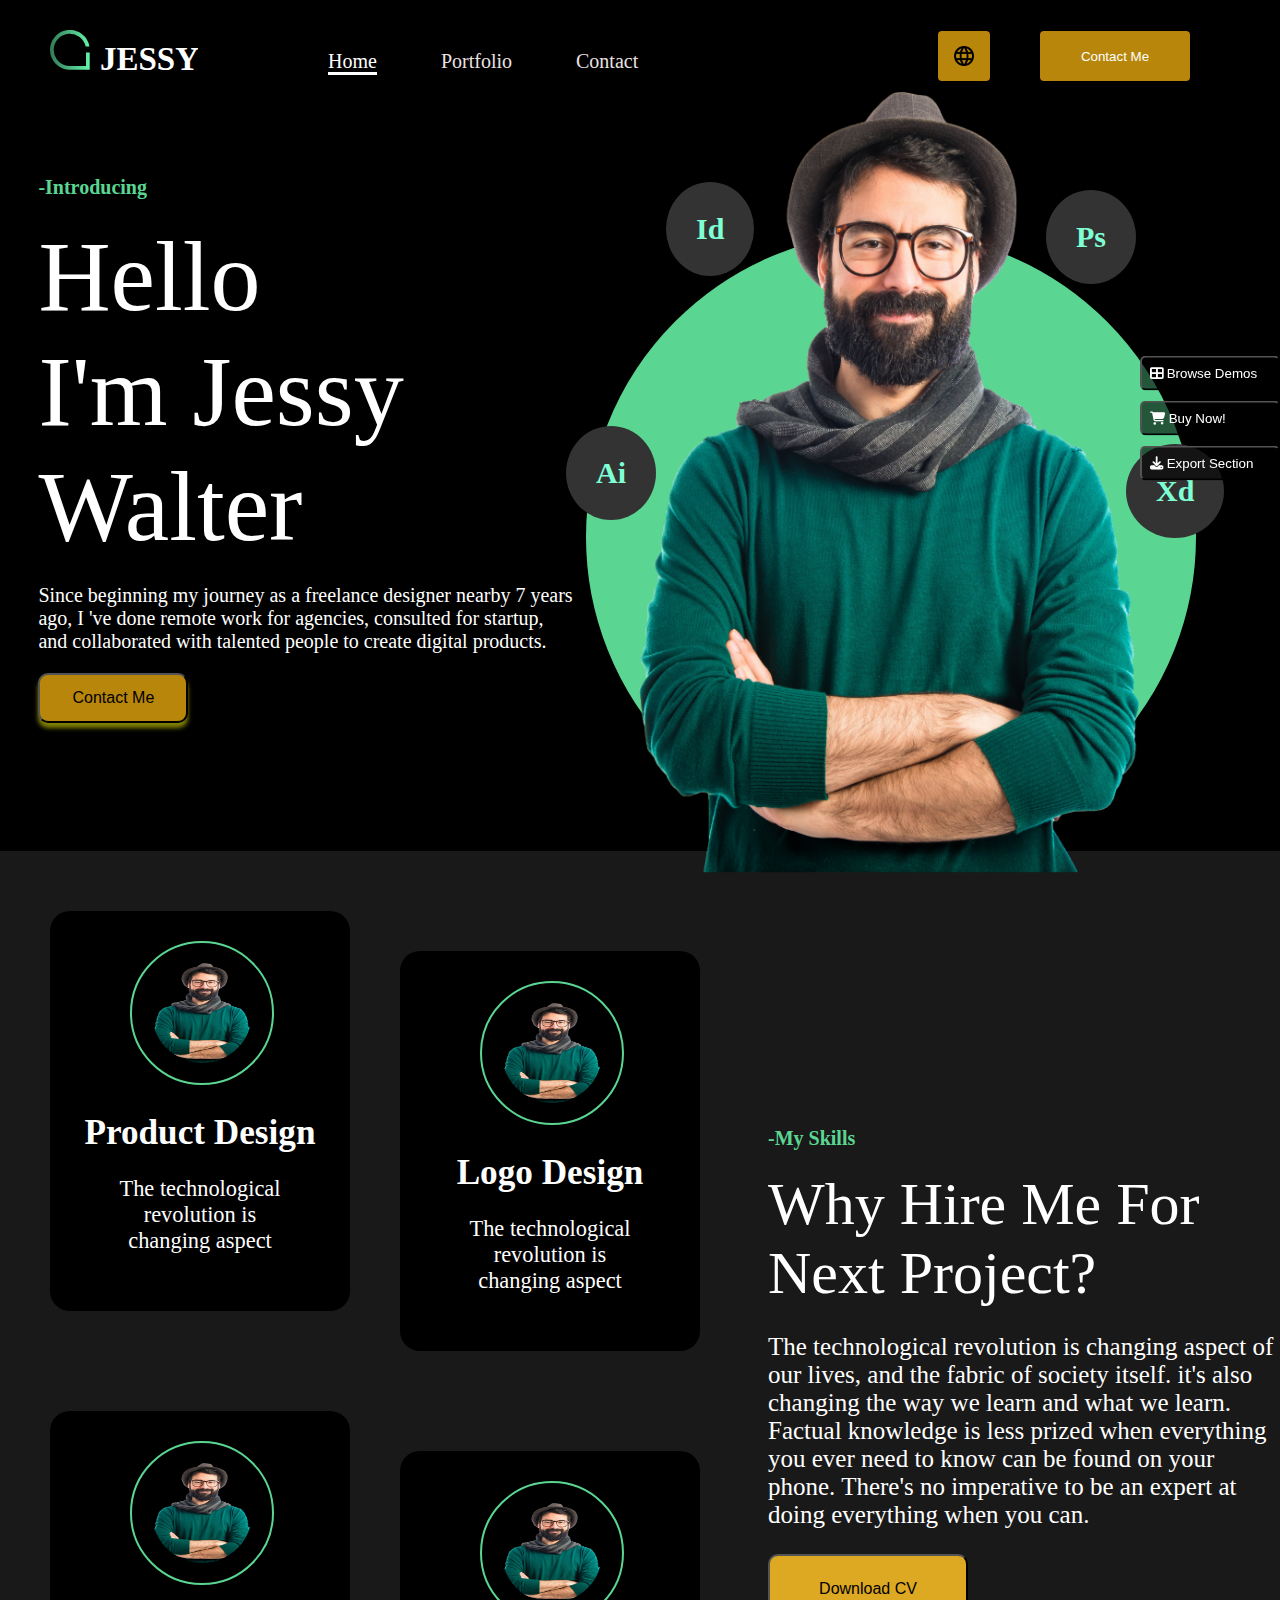
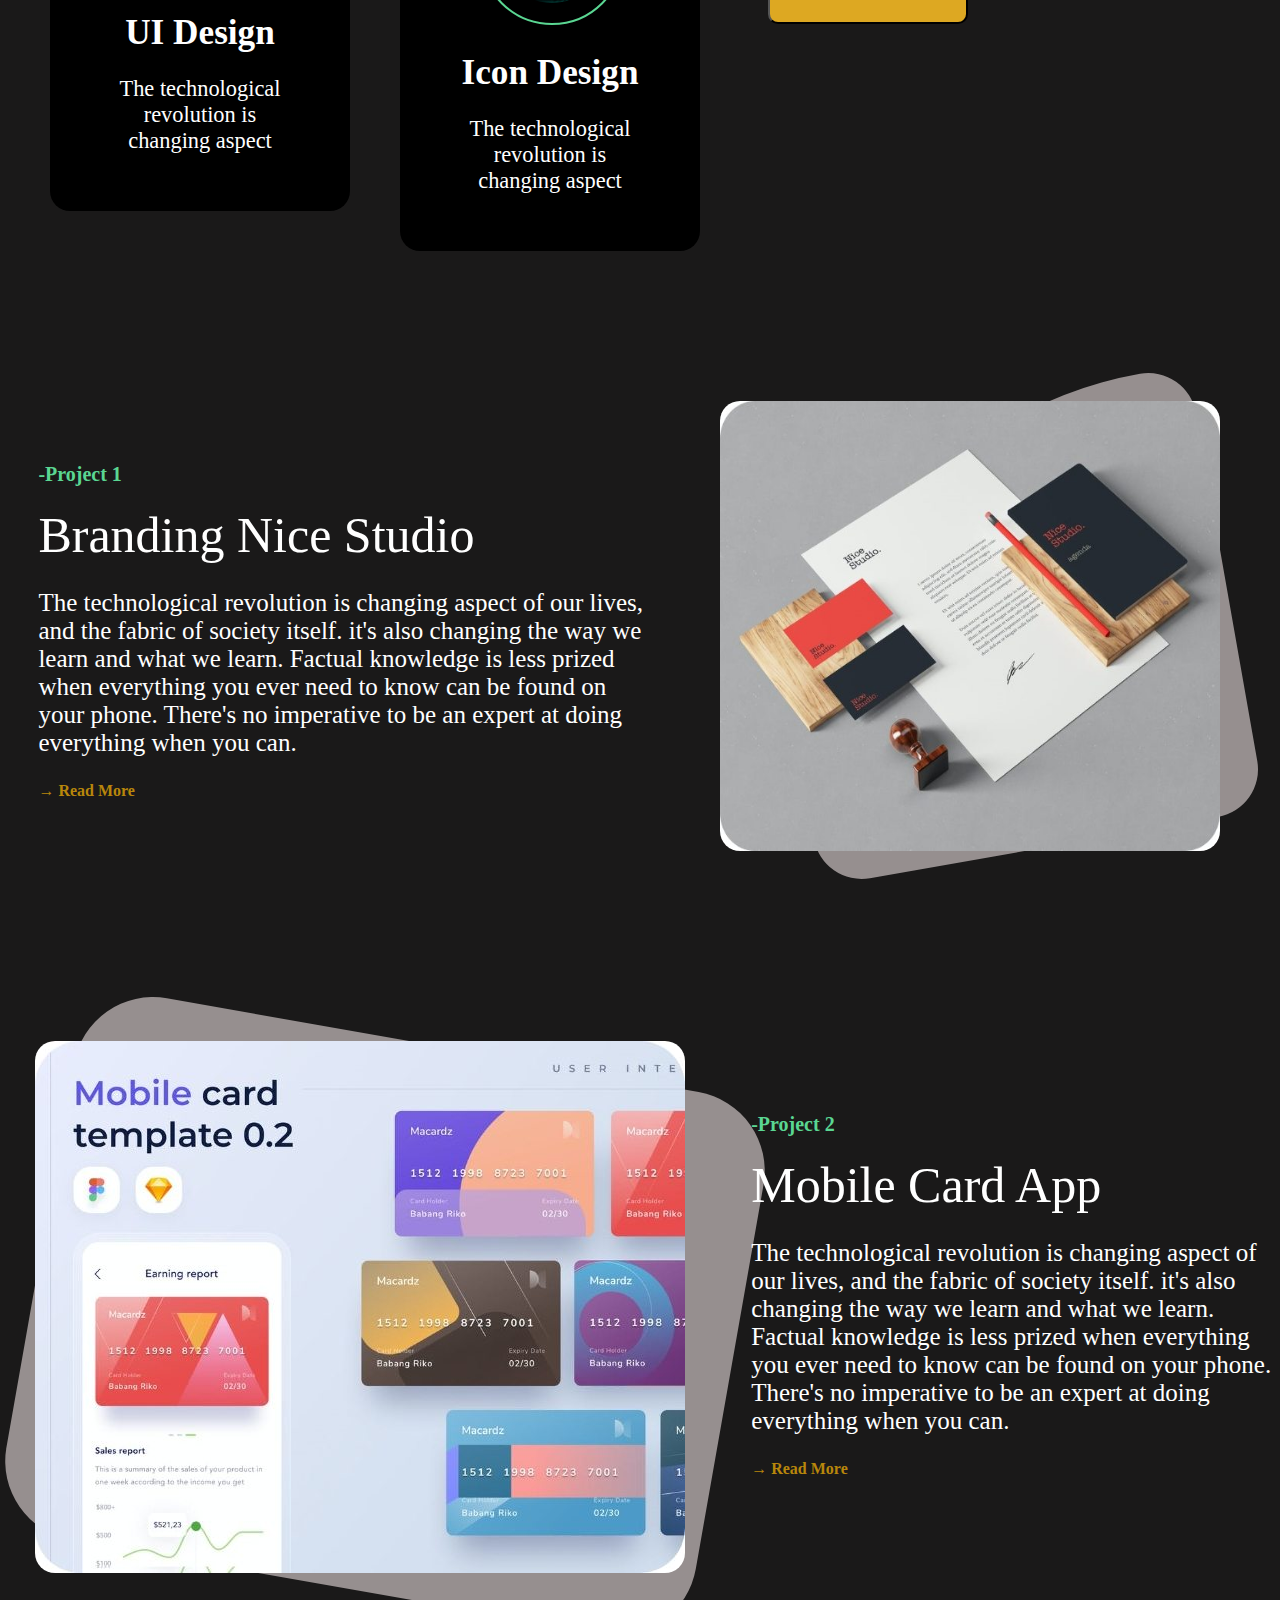
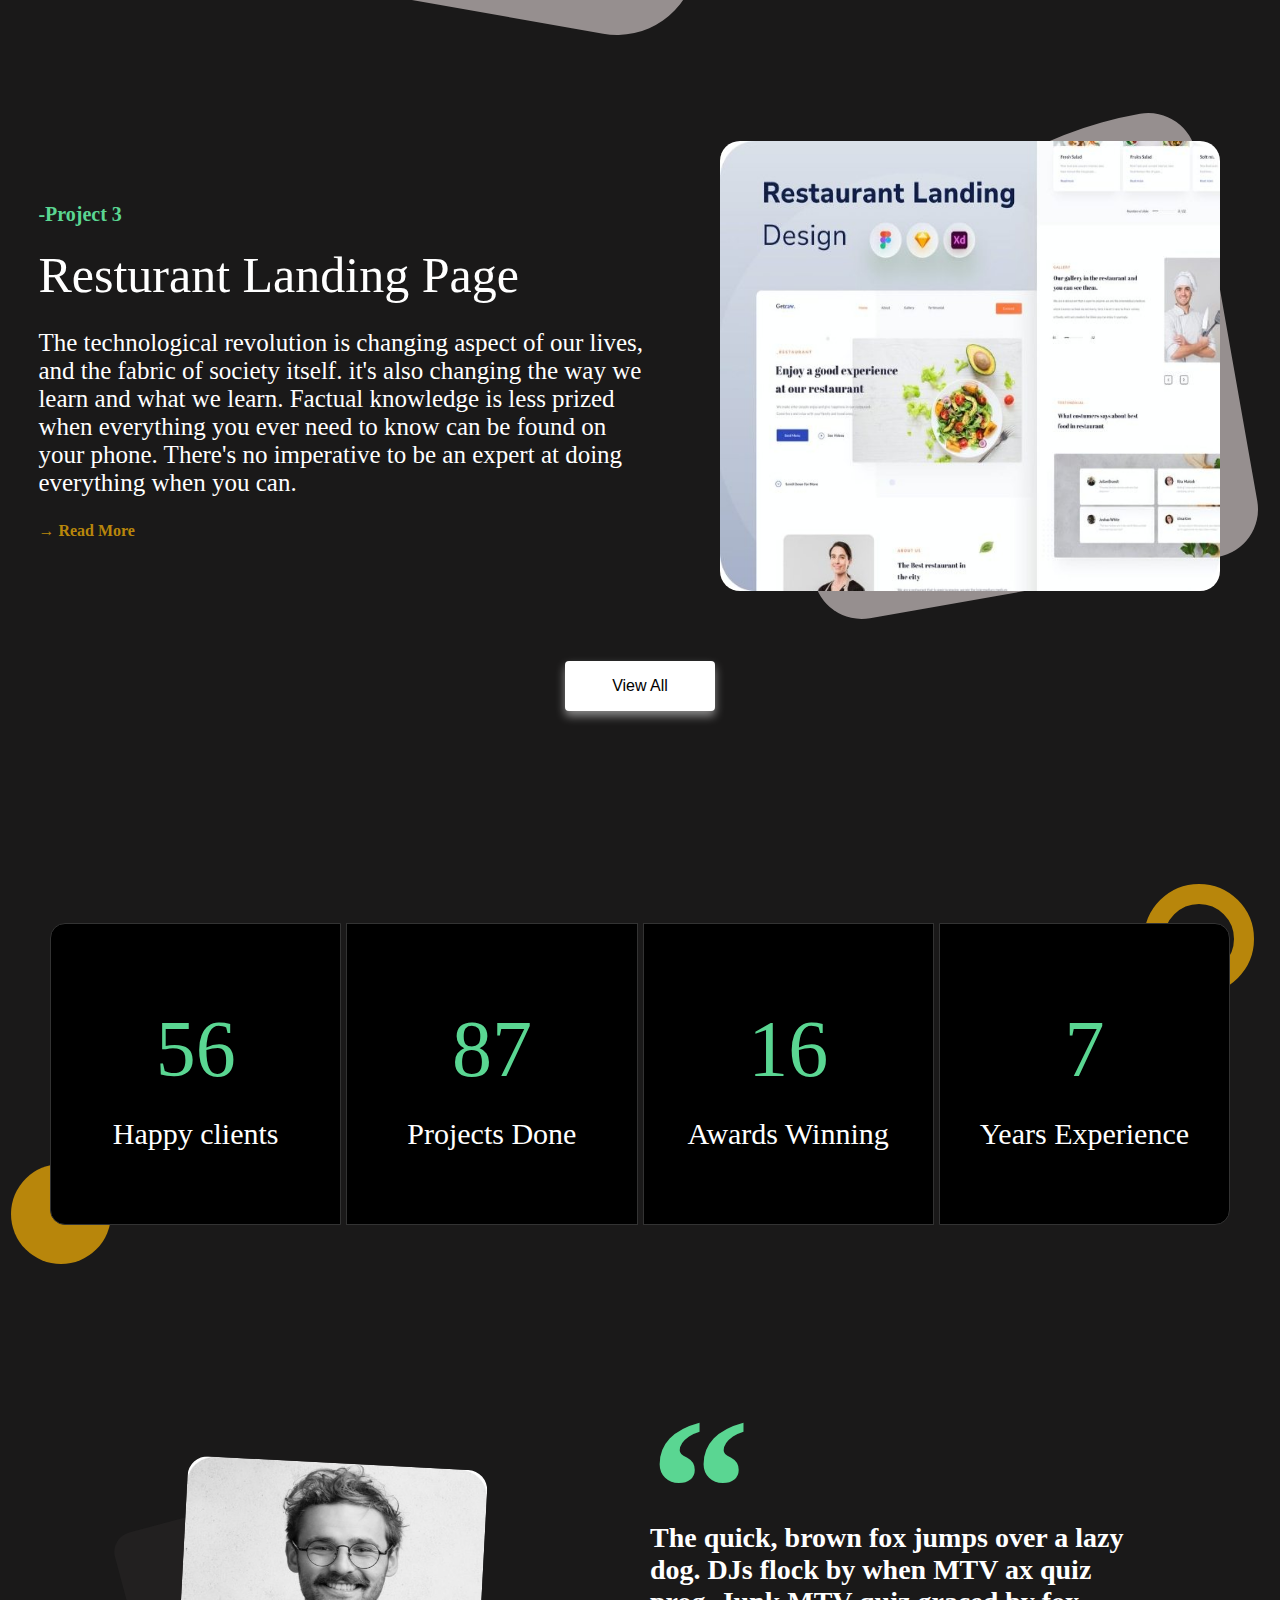
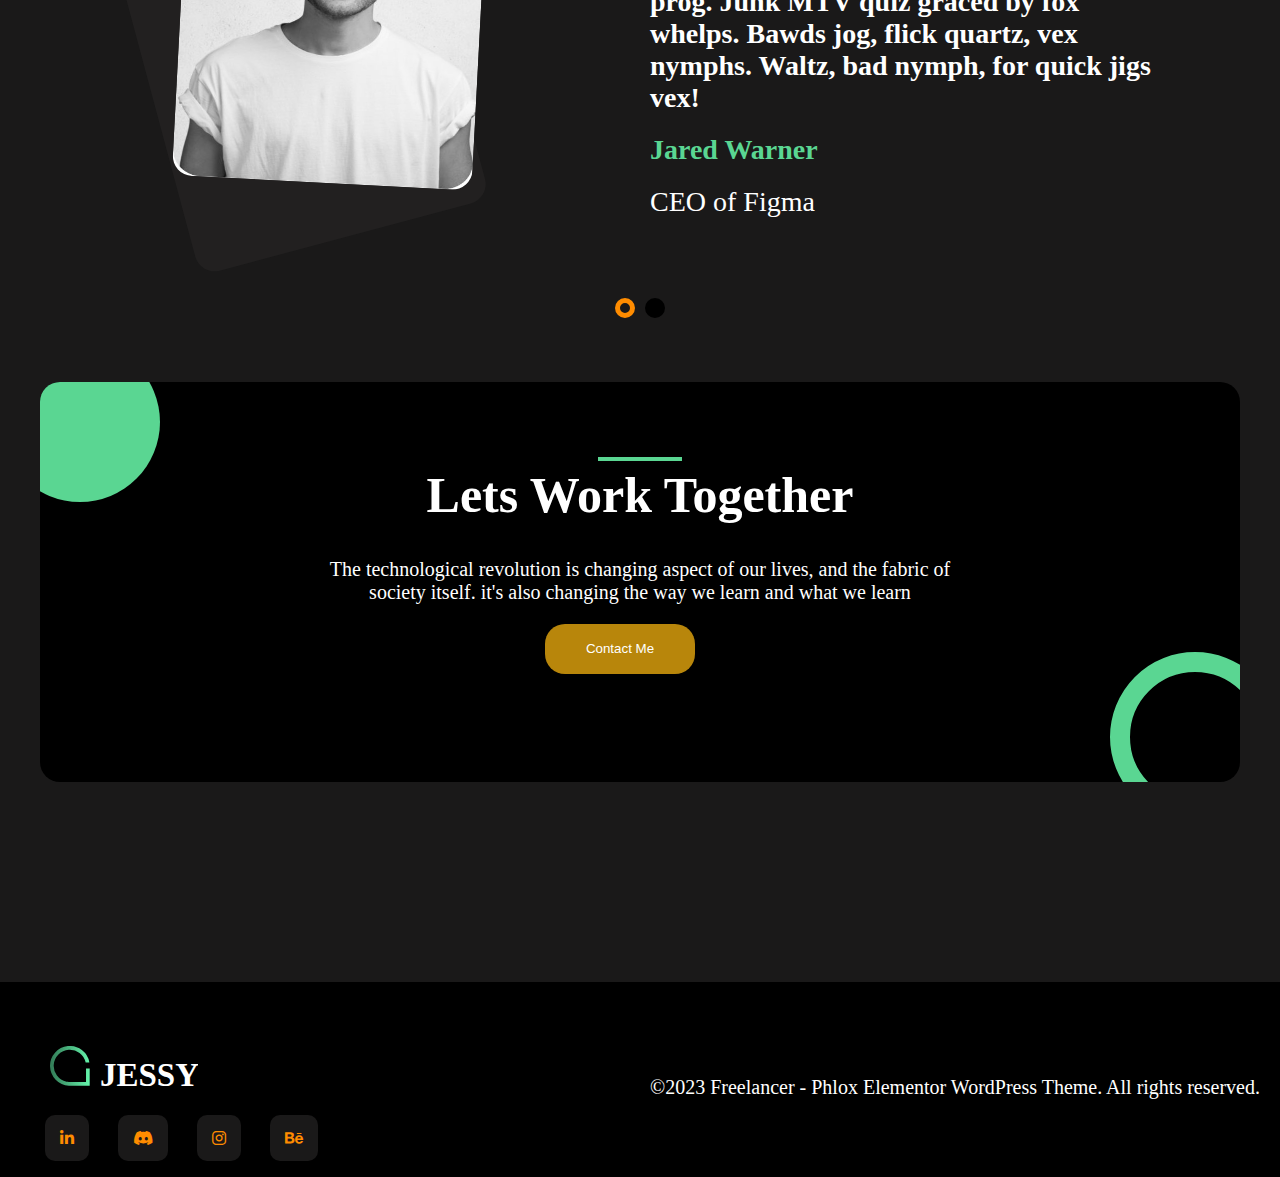
<file: Code/index.html>
<!DOCTYPE html>
<html lang="en">

<head>
    <meta charset="UTF-8">
    <meta name="viewport" content="width=device-width, initial-scale=1.0">
    <link rel="stylesheet" href="https://cdnjs.cloudflare.com/ajax/libs/font-awesome/6.4.0/css/all.min.css">
    <link rel="stylesheet" href="style.css">
    <title>Home-Shahab</title>
</head>

<body>

    <!-- Header part -->

    <header id="head">
        <div class="container">
            <div class="row">
                <div class="left-section">
                    <div class="logo">
                        <a href="#"><img src="../images/logo-header.svg" alt="Logo"></a>
                    </div>
                    <nav>
                        <ul>
                            <li id="left"><a href="#" class="active_link">Home</a></li>
                            <li><a href="porfolio.html">Portfolio</a></li>
                            <li><a href="contact.html">Contact</a></li>
                        </ul>
                    </nav>
                </div>
                <div class="right-section">
                    <div class="login-btn">
                        <button id="small" onclick="window.location.href = 'contact.html';" class="image-button">
                            <img src="../images/download.png" height="20px" width="20px" alt="">
                        </button>
                        <button id="lar" onclick="window.location.href = 'contact.html';">Contact Me</button>
                    </div>

                </div>
            </div>
        </div>
    </header>


    <!-- Top Section -->
    <section id="home">

        <div id="contain">
            <!-- left side -->
            <div class="home_left">
                <h3>-Introducing</h3>
                <span>Hello <br>
                    I'm Jessy <br> Walter</span>

                <p class="text">Since beginning my journey as a freelance designer nearby 7 years ago, I 've done remote
                    work for
                    agencies, consulted for startup, and collaborated with talented people to create digital products.
                </p>

                <button onclick="window.location.href = 'contact.html';">Contact Me</button>
            </div>

            <!-- Right side -->
            <div class="home_right">

                <div class="round-container">

                    <div class="round-background">
                        <p class="top1">Id</p>
                        <p class="bottom1">Ai</p>
                        <p class="top2">Ps</p>
                        <p class="bottom2">Xd</p>
                          
                        <div class="stickbutton-container">
                            <button onclick="window.location.href='https://www.phlox.pro/go/?ref=averta';" target="_blank"><i class="fa fa-th-large"></i> Browse Demos</button>
                            <button onclick="window.location.href='https://themeforest.net/item/lotus-flexible-multipurpose-responsive-wp-theme/3909293?ref=averta&_ga=2.44216228.1205705949.1688099549-26089243.1688099549';"><i class="fas fa-shopping-cart"></i> Buy Now!</button>
                            <button onclick="window.location.href='#'"><i class="fas fa-download"></i> Export Section</button>
                          </div>
                    </div>
                    
                    <img src="../images/hero-img.png" alt="Image">
                </div>
            </div>

        </div>

    </section>


    <!-- Skill part -->

    <section id="myskill">

        <div id="contain">
            <!-- left side -->
            <div class="skill_left">
                <div class="box">
                    <div class="image">
                        <img src="../images/hero-img.png" alt="image">
                        <h1>Product Design</h1>
                        <p>The technological <br> revolution is <br>changing aspect</p>
                    </div>
                </div>

                <div class="box">
                    <div class="image">
                        <img src="../images/hero-img.png" alt="image">
                    </div>

                    <h1>Logo Design</h1>
                    <p>The technological <br> revolution is <br>changing aspect</p>
                </div>

                <div class="box">
                    <div class="image">
                        <img src="../images/hero-img.png" alt="image">

                        <h1>UI Design</h1>
                        <p>The technological <br> revolution is <br>changing aspect</p>
                    </div>
                </div>

                <div class="box">
                    <div class="image">
                        <img src="../images/hero-img.png" alt="image">
                    </div>
                    <h1>Icon Design</h1>
                    <p>The technological <br> revolution is <br>changing aspect</p>
                </div>
            </div>

            <!-- right side -->
            <div class="skill_right">
                <h3>-My Skills</h3>
                <span>Why Hire Me For Next Project?</span>

                <p class="text">The technological revolution is changing aspect of our lives, and the fabric of society
                    itself. it's also changing the way we learn and what we learn. Factual knowledge is less prized when
                    everything you ever need to know can be found on your phone. There's no imperative to be an expert
                    at doing everything when you can.</p>

                <button>Download CV</button>
            </div>
        </div>

    </section>


    <!-- portfolio part -->
    <section id="Portfolio">
        <div id="portfolio_main">


            <div class="portfolio_left">

                <h3>-Project 1</h3>
                <span>Branding Nice Studio</span>

                <p class="text">The technological revolution is changing aspect of our lives, and the fabric of society
                    itself. it's also changing the way we learn and what we learn. Factual knowledge is less prized when
                    everything you ever need to know can be found on your phone. There's no imperative to be an expert
                    at doing everything when you can.</p>

                <a href="Branding Nice Studio.html"> &#8594; <span>Read More</span> </a>

            </div>


            <div id="portfolio_right">
                <a href="Branding Nice Studio.html">
                    <div class="portfolio_container">
                        <div class="portfolio_box"></div>
                        <div class="image-container">
                            <img src="../images/portfolio-1-img.jpg" alt="Your Image">
                        </div>
                    </div>
            </div>
            </a>

        </div>


        <!-- 2nd portfolio -->
        <div id="portfolio2_main">


            <div id="portfolio2_left">
                <a href="Mobile Card App.html">
                    <div class="portfolio2_container">
                        <div class="portfolio2_box"></div>
                        <div class="image2-container">
                            <img src="../images/portfolio-2-img.jpg" alt="Your Image">
                        </div>
                    </div>
                </a>

            </div>


            <div class="portfolio2_right">

                <h3>-Project 2</h3>
                <span>Mobile Card App</span>

                <p class="text">The technological revolution is changing aspect of our lives, and the fabric of society
                    itself. it's also changing the way we learn and what we learn. Factual knowledge is less prized when
                    everything you ever need to know can be found on your phone. There's no imperative to be an expert
                    at doing everything when you can.</p>

                <a href="Mobile Card App.html"> &#8594; <span>Read More</span> </a>

            </div>

        </div>


        <!-- 3rd portfolio -->
        <div id="portfolio_main">


            <div class="portfolio_left">

                <h3>-Project 3</h3>
                <span>Resturant Landing Page</span>

                <p class="text">The technological revolution is changing aspect of our lives, and the fabric of society
                    itself. it's also changing the way we learn and what we learn. Factual knowledge is less prized when
                    everything you ever need to know can be found on your phone. There's no imperative to be an expert
                    at doing everything when you can.</p>

                <a href="Resturant Landing Page.html"> &#8594; <span>Read More</span> </a>

            </div>


            <div id="portfolio_right">
                <a href="Resturant Landing Page.html">
                    <div class="portfolio_container">
                        <div class="portfolio_box"></div>
                        <div class="image-container">
                            <img src="../images/portfolio-3-img.jpg" alt="Your Image">
                        </div>
                    </div>
            </div>
            </a>

        </div>

        <div class="viewbutton">
            <button class="viewallbutton" onclick="window.location.href='porfolio.html';">View All</button>
        </div>
    </section>


    <!-- clients -->
    <section id="clients">

        <div class="main">
            <div id="shape">
            </div>
            <div class="box_client first">
                <div class="content">
                    <p>56</p>
                    <p id="client_text">Happy clients</p>
                </div>
            </div>
            <div class="box_client">
                <p>87</p>
                <p id="client_text">Projects Done</p>
            </div>
            <div class="box_client">
                <p>16</p>
                <p id="client_text">Awards Winning</p>
            </div>
            <div class="box_client last">
                <p>7</p>
                <p id="client_text">Years Experience</p>
            </div>

        </div>

    </section>



    <!-- comments by clients -->

    <section id="comments">
        <div class="slider-container">
            <div class="slider-content">
                <div class="slider-item">
                    <img src="../images/testimonials-img.jpg" alt="Image 1">
                    <div class="text-container">
                        <h2>&ldquo; </h2>
                        <p>The quick, brown fox jumps over a lazy <br>dog. DJs flock by when MTV ax quiz <br>prog. Junk
                            MTV quiz graced by fox <br>whelps. Bawds jog, flick quartz, vex <br>nymphs. Waltz, bad
                            nymph, for quick jigs <br>vex!

                        <p id="name">Jared Warner</p>
                        <p id="ceo">CEO of Figma</p>


                        </p>
                    </div>
                </div>
                <div class="slider-item">
                    <img src="../images/testi21.png" alt="Image 2">
                    <div class="text-container">
                        <h2>&ldquo; </h2>
                        <p>The quick, brown fox jumps over a lazy <br>dog. DJs flock by when MTV ax quiz <br>prog. Junk
                            MTV quiz graced by fox <br>whelps. Bawds jog, flick quartz, vex <br>nymphs. Waltz, bad
                            nymph, for quick jigs <br>vex!

                        <p id="name">Amman Payne</p>
                        <p id="ceo">CEO of Figma</p>


                        </p>
                    </div>
                </div>
            </div>
            <div class="slider-dots"></div>
        </div>

        <script>
            const slider = document.querySelector('.slider-content');
            const dotsContainer = document.querySelector('.slider-dots');
            const slides = Array.from(document.querySelectorAll('.slider-item'));
            let currentSlide = 0;

            function createDots() {
                slides.forEach((slide, index) => {
                    const dot = document.createElement('span');
                    dot.classList.add('slider-dot');
                    dot.addEventListener('click', () => showSlide(index));
                    dotsContainer.appendChild(dot);
                });
            }

            function showSlide(index) {
                slider.style.transform = `translateX(-${index * 50}%)`;
                dotsContainer.querySelectorAll('.slider-dot').forEach((dot, i) => {
                    dot.classList.toggle('active', i === index);
                });
            }

            function nextSlide() {
                currentSlide = (currentSlide + 1) % slides.length;
                showSlide(currentSlide);
            }

            function startSlider() {
                setInterval(nextSlide, 3000); // Change slide every 3 seconds
            }

            createDots();
            showSlide(currentSlide);
            startSlider();
        </script>

    </section>



    <!-- work togather -->
    <section id="togather">
        <div class="shapebox">
            <div class="shaped">

                <div id="textpart">
                    <div class="line-container">
                        <div class="small-line"></div>
                    </div>

                    <h1>Lets Work Together</h1>
                    <p>The technological revolution is changing aspect of our lives, and the fabric of <br> society
                        itself. it's also changing the way we learn and what we learn</p>
                    <button onclick="window.location.href = 'contact.html';">Contact Me</button>
                </div>
            </div>
    </section>


    <!-- foooter -->
    <section id="footer">
        <div id="footerdata">
            <img src="../images/logo-header.svg" alt="">

            <span>&copy;2023 Freelancer - Phlox Elementor WordPress Theme. All rights reserved.</span>
            <p><i class="fa-brands fa-linkedin-in" style="color: darkorange"></i></i>
                <i class="fa-brands fa-discord" style="color: darkorange"></i>
                <i class="fa-brands fa-instagram" style="color: darkorange"></i>
                <i class="fa-brands fa-behance" style="color: darkorange;"></i>
            </p>

        </div>
    </section>

</body>

</html>
</file>
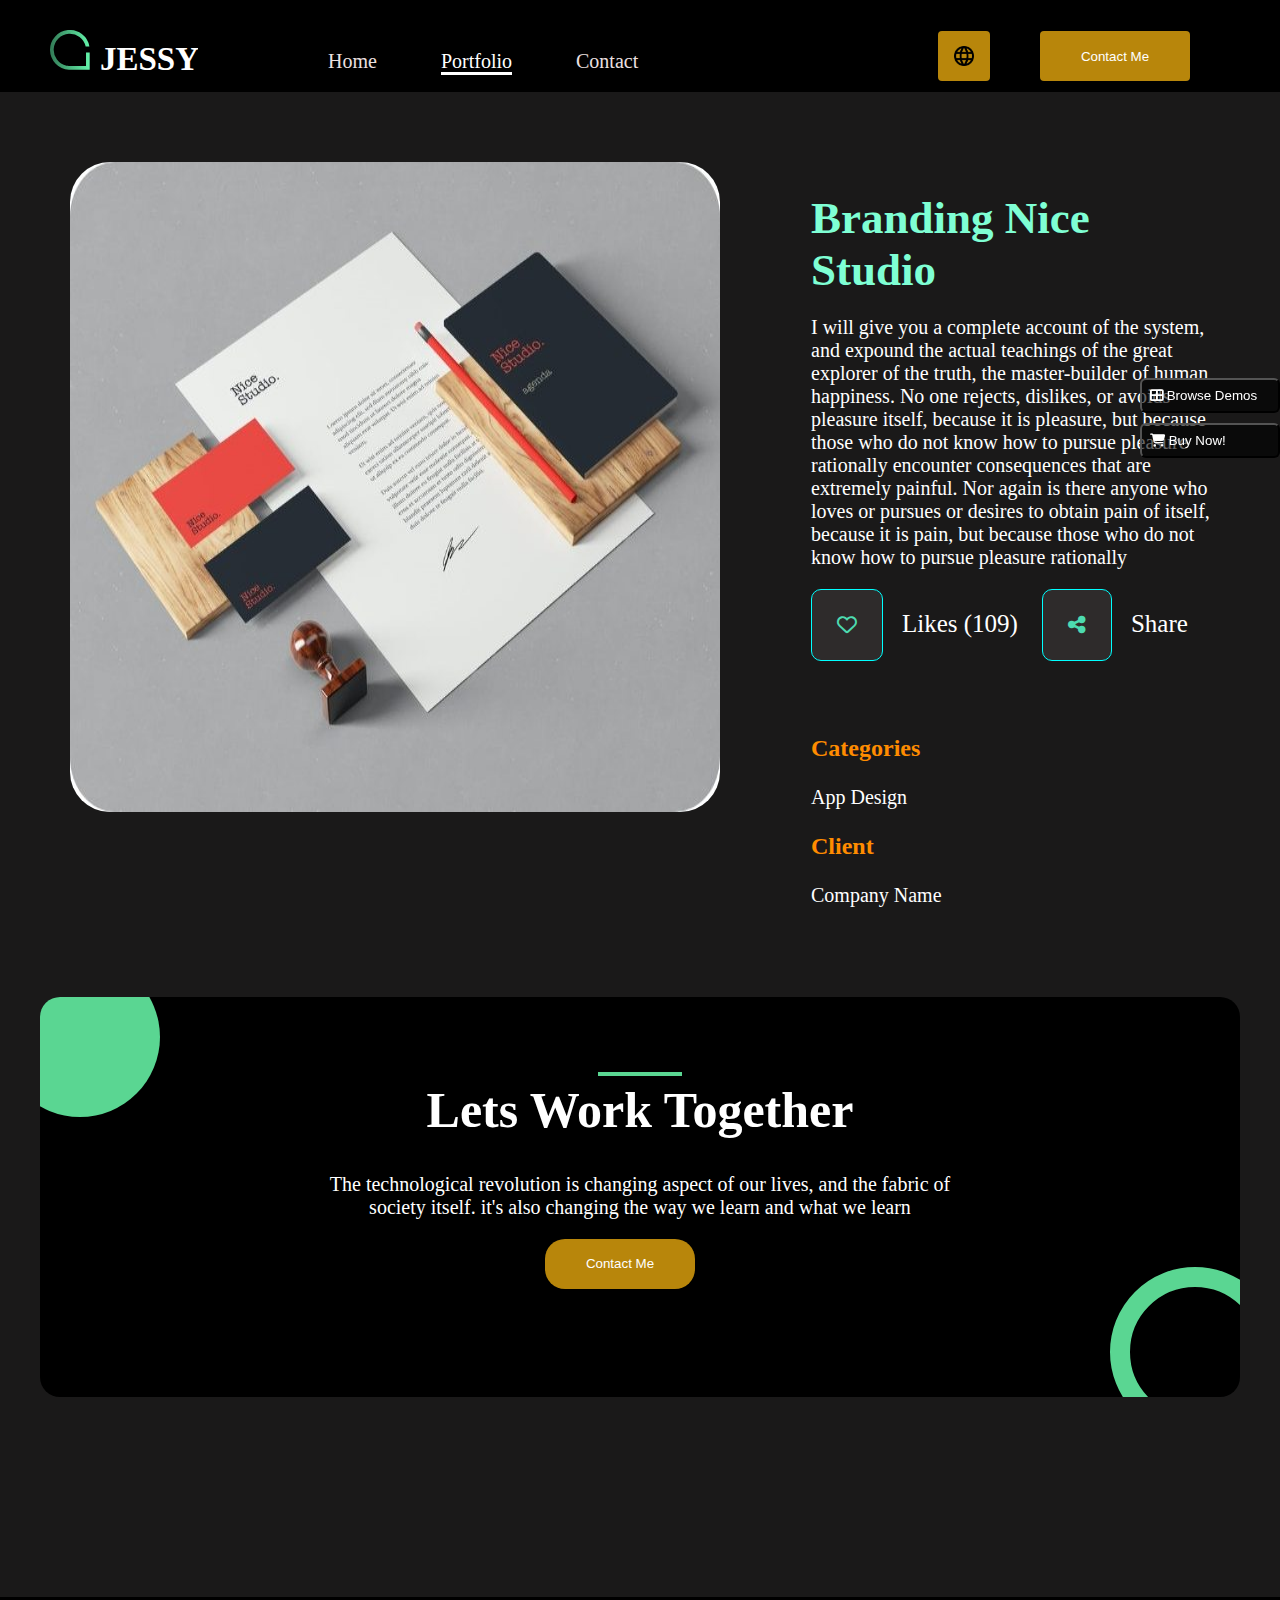
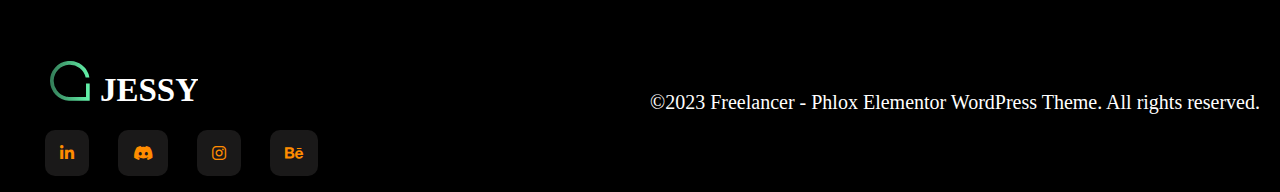
<file: Code/Branding Nice Studio.html>
<!DOCTYPE html>
<html lang="en">
<head>
    <meta charset="UTF-8">
    <meta name="viewport" content="width=device-width, initial-scale=1.0">
    <link rel="stylesheet" href="https://cdnjs.cloudflare.com/ajax/libs/font-awesome/6.4.0/css/all.min.css">
    <link rel="stylesheet" href="style.css">
    <link rel="stylesheet" href="portfolio.css">
    <title>Branding Nice Studio-portfolio</title>
</head>
<body>
    <!-- header -->
    <header id="head">
        <div class="container">
            <div class="row">
                <div class="left-section">
                    <div class="logo">
                        <a href="index.html"><img src="../images/logo-header.svg" alt="Logo"></a>

                    </div>
                    <nav>
                        <ul>
                            <li id="left"><a href="index.html" >Home</a></li>
                            <li><a href="#" class="active_link">Portfolio</a></li>
                            <li><a href="contact.html">Contact</a></li>
                        </ul>
                    </nav>
                </div>
                <div class="right-section">
                    <div class="login-btn">
                        <button id="small" onclick="window.location.href = 'contact.html';" class="image-button">
                            <img src="../images/download.png" height="20px" width="20px" alt="">
                        </button>
                        <button id="lar" onclick="window.location.href = 'contact.html';">Contact Me</button>
                    </div>

                </div>
            </div>
        </div>
    </header>


    <!-- portfolio -->
    <section id="project">
        <div class="stickbutton-container">
            <button onclick="window.location.href='https://www.phlox.pro/go/?ref=averta';" target="_blank"><i class="fa fa-th-large"></i> Browse Demos</button>
            <button onclick="window.location.href='https://themeforest.net/item/lotus-flexible-multipurpose-responsive-wp-theme/3909293?ref=averta&_ga=2.44216228.1205705949.1688099549-26089243.1688099549';"><i class="fas fa-shopping-cart"></i> Buy Now!</button>
        
          </div>
        <div class="main_div">
            <div class="left-div">
                <div class="image_part">
                    <img src="../images/portfolio-1-img.jpg" alt="">
                </div>
            </div>
            <div class="right-div">
                <h1>Branding Nice Studio</h1>
                <p>I will give you a complete account of the system, and expound the actual teachings of the great explorer of the truth, the master-builder of human happiness. No one rejects, dislikes, or avoids pleasure itself, because it is pleasure, but because those who do not know how to pursue pleasure rationally encounter consequences that are extremely painful. Nor again is there anyone who loves or pursues or desires to obtain pain of itself, because it is pain, but because those who do not know how to pursue pleasure rationally</p>
                    <div class="like">
                        <i class="fa-regular fa-heart"  style="color: #4ddbb0;"></i>
                        <span class="text left">Likes (109)</span>
                        <i class="fa-sharp fa-solid fa-share-nodes"  style="color: #4ddbb0;"></i>
                        <span class="text">Share</span>  
                        <p class="heading">Categories</p>
                        <p>App Design</p>
                        
                        <p class="heading no_padding">Client</p>
                        <p>Company Name</p>
                    </div>
                      
            </div>
        </div>
    </section>


        <!-- work togather -->
        <section id="togather">
            <div class="shapebox">
                <div class="shaped">
    
                    <div id="textpart">
                        <div class="line-container">
                            <div class="small-line"></div>
                        </div>
    
                        <h1>Lets Work Together</h1>
                        <p>The technological revolution is changing aspect of our lives, and the fabric of <br> society
                            itself. it's also changing the way we learn and what we learn</p>
                        <button onclick="window.location.href='contact.html'">Contact Me</button>
                    </div>
                </div>
        </section>
    
    
        <!-- foooter -->
        <section id="footer">
            <div id="footerdata">
                <img src="../images/logo-header.svg" alt="">
    
                <span>&copy;2023 Freelancer - Phlox Elementor WordPress Theme. All rights reserved.</span>
                <p><i class="fa-brands fa-linkedin-in" style="color: darkorange"></i></i>
                    <i class="fa-brands fa-discord" style="color: darkorange"></i>
                    <i class="fa-brands fa-instagram" style="color: darkorange"></i>
                    <i class="fa-brands fa-behance" style="color: darkorange;"></i>
                </p>
    
            </div>
        </section>
    
</body>
</html>
</file>
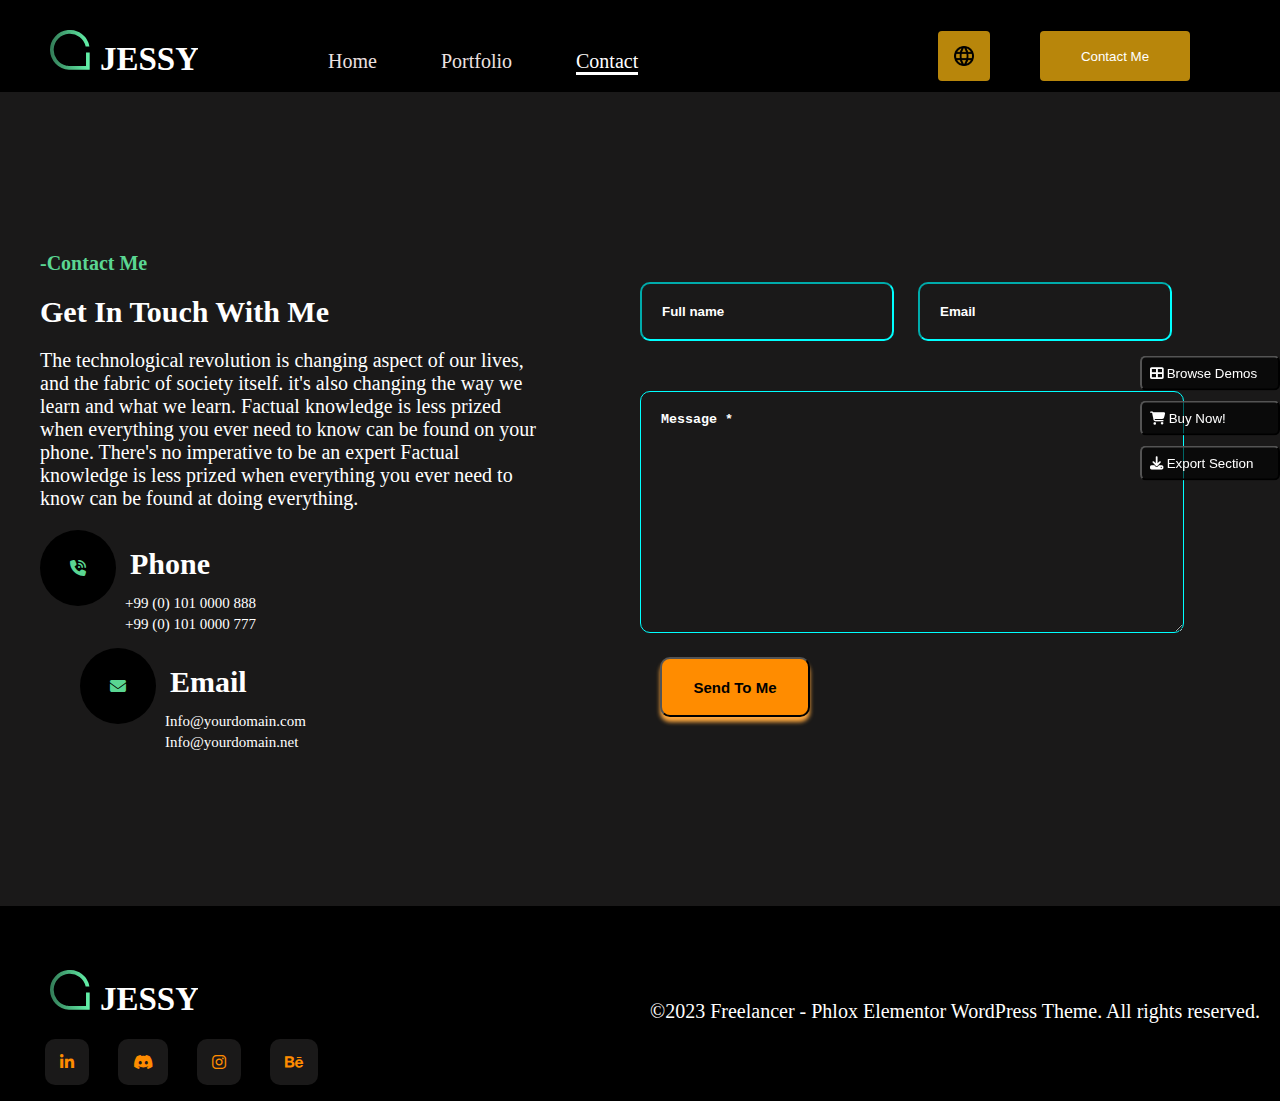
<file: Code/contact.html>
<!DOCTYPE html>
<html lang="en">
<head>
    <meta charset="UTF-8">
    <meta name="viewport" content="width=device-width, initial-scale=1.0">
    <link rel="stylesheet" href="https://cdnjs.cloudflare.com/ajax/libs/font-awesome/6.4.0/css/all.min.css">
    <link rel="stylesheet" href="style.css">
    <link rel="stylesheet" href="contact.css">
    <title>Contact-Shahab</title>
</head>
<body>
      <!-- Header part -->

      <header id="head">
        <div class="container">
            <div class="row">
                <div class="left-section">
                    <div class="logo">
                        <a href="index.html"><img src="../images/logo-header.svg" alt="Logo"></a>

                    </div>
                    <nav>
                        <ul>
                            <li id="left"><a href="index.html">Home</a></li>
                            <li><a href="porfolio.html">Portfolio</a></li>
                            <li><a href="#"  class="active_link">Contact</a></li>
                        </ul>
                    </nav>
                </div>
                <div class="right-section">
                    <div class="login-btn">
                        <button id="small" class="image-button">
                            <img src="../images/download.png" height="20px" width="20px" alt="">
                        </button>
                        <button id="lar">Contact Me</button>
                    </div>

                </div>
            </div>
        </div>
    </header>


     <section id="Contact">
        <div class="stickbutton-container">
            <button onclick="window.location.href='https://www.phlox.pro/go/?ref=averta';" target="_blank"><i class="fa fa-th-large"></i> Browse Demos</button>
            <button onclick="window.location.href='https://themeforest.net/item/lotus-flexible-multipurpose-responsive-wp-theme/3909293?ref=averta&_ga=2.44216228.1205705949.1688099549-26089243.1688099549';"><i class="fas fa-shopping-cart"></i> Buy Now!</button>
            <button onclick="window.location.href='#'"><i class="fas fa-download"></i> Export Section</button>
          </div>
        
            <div class="containers">
                <div class="left-div">
                    <div class="contact-info">
                        <h3>-Contact Me</h3>
                        <h1>Get In Touch With Me</h1>
                        <p>The technological revolution is changing aspect of our lives, and the fabric of society itself. it's also changing the way we learn and what we learn. Factual knowledge is less prized when everything you ever need to know can be found on your phone. There's no imperative to be an expert Factual knowledge is less prized when everything you ever need to know can be found at doing everything.</p>
                    </div>
                    <div class=" contact-details">
                        <i class="fa-solid fa-phone-volume" style="color: rgb(90, 214, 146);;"></i>
                        <span>Phone</span>
                        <p>+99 (0) 101 0000 888</p>
                        <p>+99 (0) 101 0000 777</p>
                        <i class="fa-solid fa-envelope"  style="color: rgb(90, 214, 146); margin-left: 40px;"></i>
                        <span >Email</span>
                        <p class="email">Info@yourdomain.com</p>
                        <p class="email">Info@yourdomain.net</p>
                    </div>
                </div>
                <div class="right-div">
                    <form>
                        <div class="input-field">
                            <input type="text" id="name" name="name" placeholder="Full name" required>
                            <input type="email" id="email" name="email" placeholder="Email" required>
                        </div>
                        
                        <div class="message-field">
                            <textarea id="message" name="message" rows="4" placeholder="Message *" required></textarea>
                        </div>
                        <div class="submit-btn">
                            <button class="btn" type="submit">Send To Me</button>
                        </div>
                    </form>
                </div>
            </div>
     </section>


     <!-- foooter -->
     <section id="footer">
        <div id="footerdata">
            <img src="../images/logo-header.svg" alt="">

            <span>&copy;2023 Freelancer - Phlox Elementor WordPress Theme. All rights reserved.</span>
            <p><i class="fa-brands fa-linkedin-in" style="color: darkorange"></i></i>
                <i class="fa-brands fa-discord" style="color: darkorange"></i>
                <i class="fa-brands fa-instagram" style="color: darkorange"></i>
                <i class="fa-brands fa-behance" style="color: darkorange;"></i>
            </p>

        </div>
    </section>

</body>
</html>
</file>
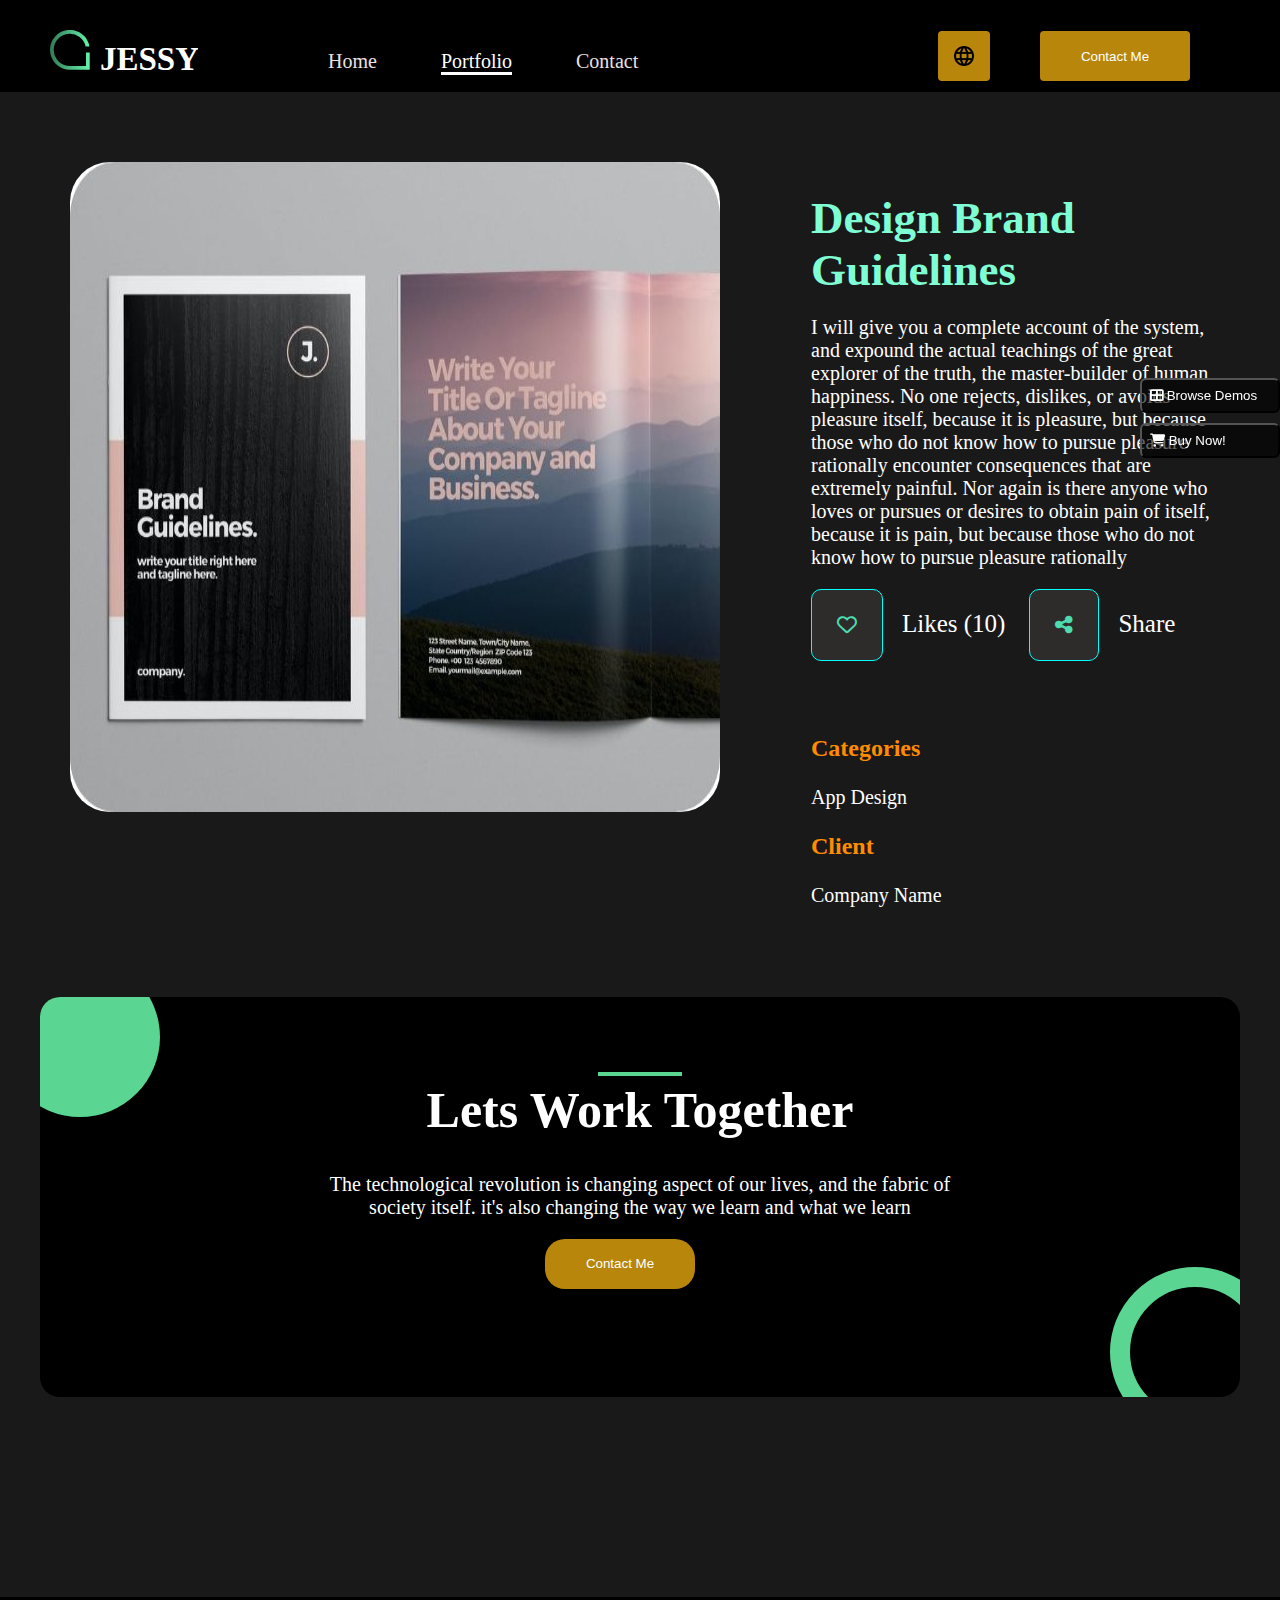
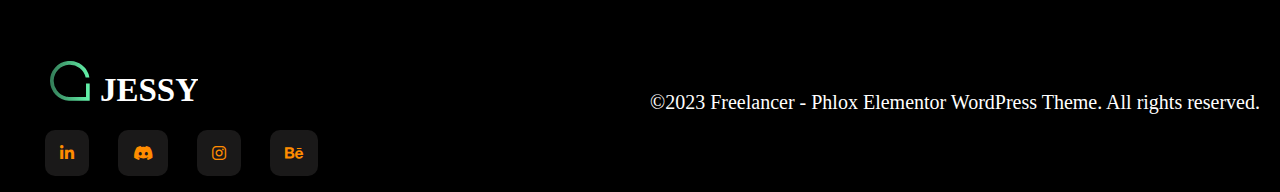
<file: Code/Design Brand Guidelines.html>
<!DOCTYPE html>
<html lang="en">
<head>
    <meta charset="UTF-8">
    <meta name="viewport" content="width=device-width, initial-scale=1.0">
    <link rel="stylesheet" href="https://cdnjs.cloudflare.com/ajax/libs/font-awesome/6.4.0/css/all.min.css">
    <link rel="stylesheet" href="style.css">
    <link rel="stylesheet" href="portfolio.css">
    <title>Design Brand Guidelines-portfolio</title>
</head>
<body>
    <!-- header -->
    <header id="head">
        <div class="container">
            <div class="row">
                <div class="left-section">
                    <div class="logo">
                        <a href="index.html"><img src="../images/logo-header.svg" alt="Logo"></a>

                    </div>
                    <nav>
                        <ul>
                            <li id="left"><a href="index.html" >Home</a></li>
                            <li><a href="#" class="active_link">Portfolio</a></li>
                            <li><a href="contact.html">Contact</a></li>
                        </ul>
                    </nav>
                </div>
                <div class="right-section">
                    <div class="login-btn">
                        <button id="small" onclick="window.location.href = 'contact.html';" class="image-button">
                            <img src="../images/download.png" height="20px" width="20px" alt="">
                        </button>
                        <button id="lar" onclick="window.location.href = 'contact.html';">Contact Me</button>
                    </div>

                </div>
            </div>
        </div>
    </header>


    <!-- portfolio -->
    <section id="project">
        <div class="stickbutton-container">
            <button onclick="window.location.href='https://www.phlox.pro/go/?ref=averta';" target="_blank"><i class="fa fa-th-large"></i> Browse Demos</button>
            <button onclick="window.location.href='https://themeforest.net/item/lotus-flexible-multipurpose-responsive-wp-theme/3909293?ref=averta&_ga=2.44216228.1205705949.1688099549-26089243.1688099549';"><i class="fas fa-shopping-cart"></i> Buy Now!</button>
        
          </div>
        <div class="main_div">
            <div class="left-div">
                <div class="image_part">
                    <img src="../images/portfolio-6-img.jpg" alt="">
                </div>
            </div>
            <div class="right-div">
                <h1>Design Brand Guidelines</h1>
                <p>I will give you a complete account of the system, and expound the actual teachings of the great explorer of the truth, the master-builder of human happiness. No one rejects, dislikes, or avoids pleasure itself, because it is pleasure, but because those who do not know how to pursue pleasure rationally encounter consequences that are extremely painful. Nor again is there anyone who loves or pursues or desires to obtain pain of itself, because it is pain, but because those who do not know how to pursue pleasure rationally</p>
                    <div class="like">
                        <i class="fa-regular fa-heart"  style="color: #4ddbb0;"></i>
                        <span class="text left">Likes (10)</span>
                        <i class="fa-sharp fa-solid fa-share-nodes"  style="color: #4ddbb0;"></i>
                        <span class="text">Share</span>  
                        <p class="heading">Categories</p>
                        <p>App Design</p>
                        
                        <p class="heading no_padding">Client</p>
                        <p>Company Name</p>
                    </div>
                      
            </div>
        </div>
    </section>


        <!-- work togather -->
        <section id="togather">
            <div class="shapebox">
                <div class="shaped">
    
                    <div id="textpart">
                        <div class="line-container">
                            <div class="small-line"></div>
                        </div>
    
                        <h1>Lets Work Together</h1>
                        <p>The technological revolution is changing aspect of our lives, and the fabric of <br> society
                            itself. it's also changing the way we learn and what we learn</p>
                        <button onclick="window.location.href='contact.html'">Contact Me</button>
                    </div>
                </div>
        </section>
    
    
        <!-- foooter -->
        <section id="footer">
            <div id="footerdata">
                <img src="../images/logo-header.svg" alt="">
    
                <span>&copy;2023 Freelancer - Phlox Elementor WordPress Theme. All rights reserved.</span>
                <p><i class="fa-brands fa-linkedin-in" style="color: darkorange"></i></i>
                    <i class="fa-brands fa-discord" style="color: darkorange"></i>
                    <i class="fa-brands fa-instagram" style="color: darkorange"></i>
                    <i class="fa-brands fa-behance" style="color: darkorange;"></i>
                </p>
    
            </div>
        </section>
    
</body>
</html>
</file>
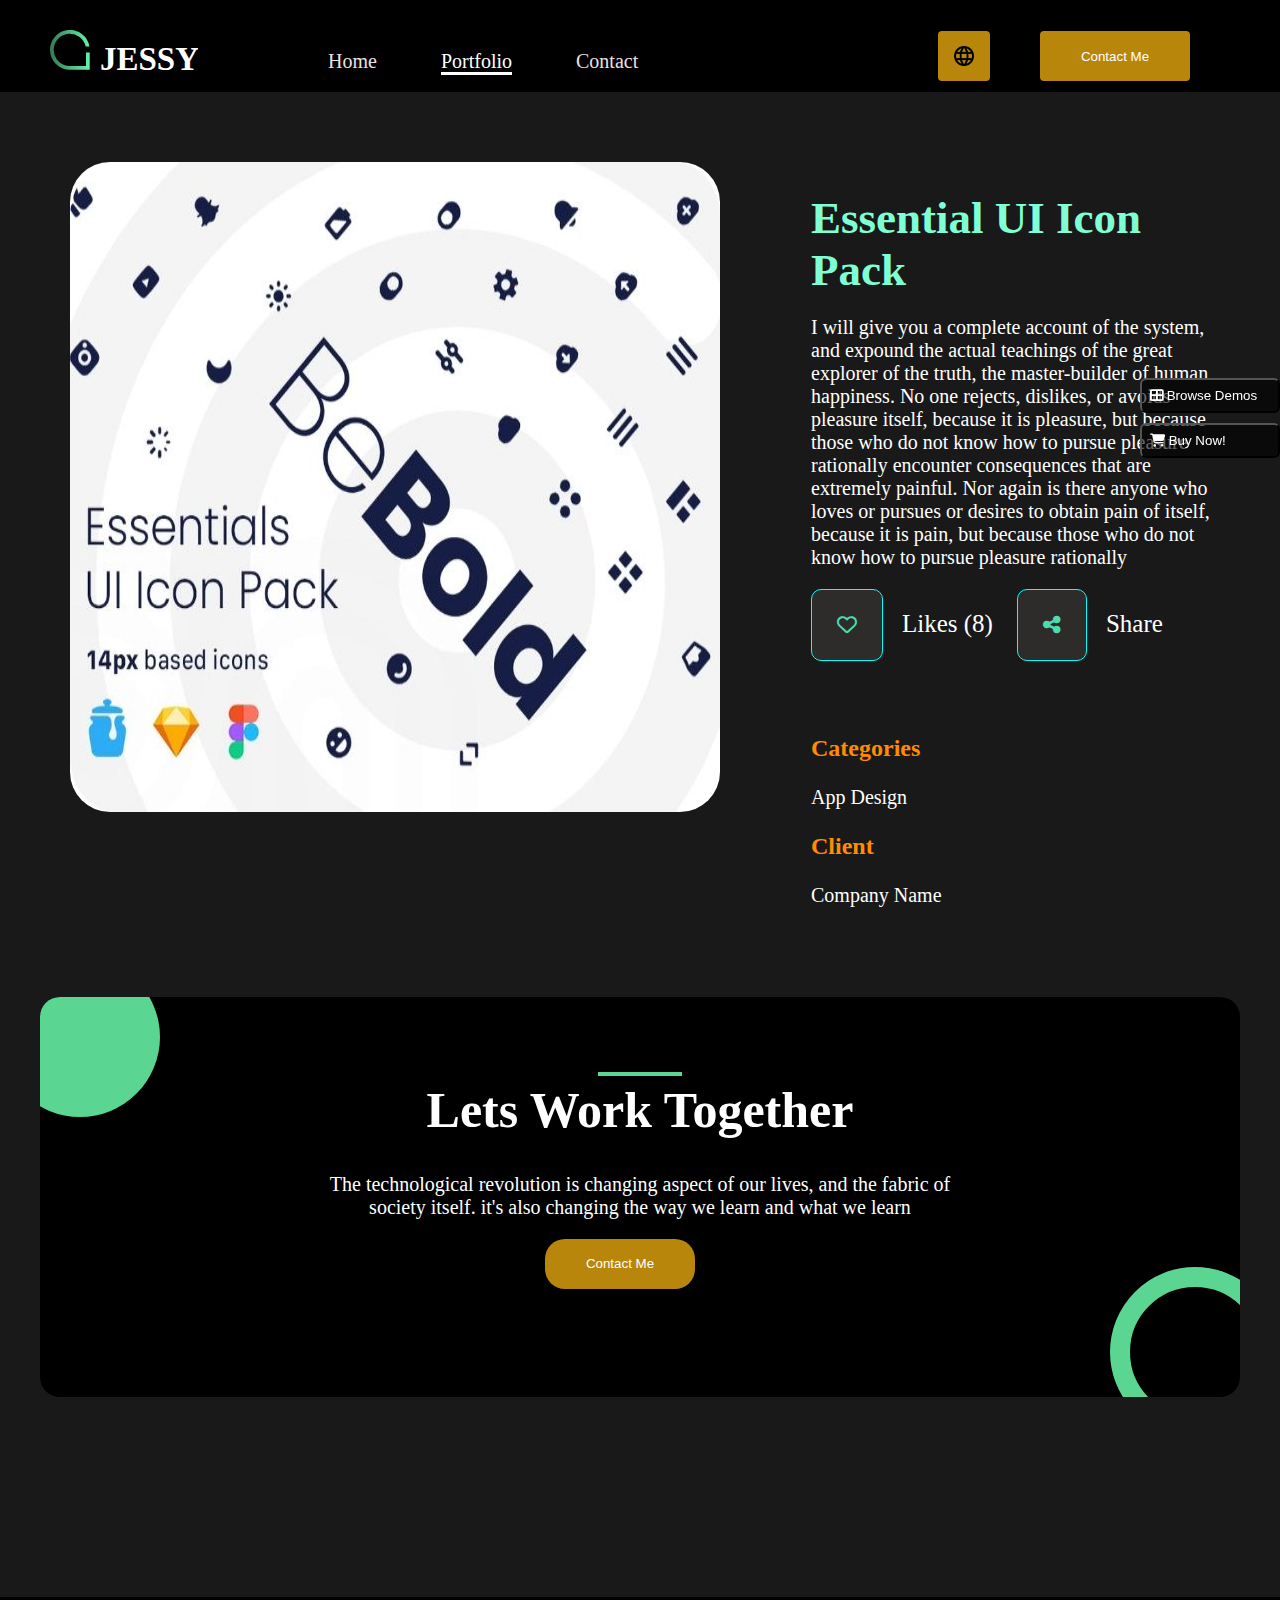
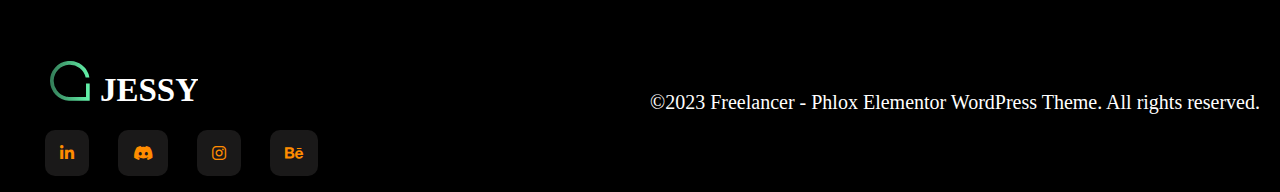
<file: Code/Essential UI Icon Pack.html>
<!DOCTYPE html>
<html lang="en">
<head>
    <meta charset="UTF-8">
    <meta name="viewport" content="width=device-width, initial-scale=1.0">
    <link rel="stylesheet" href="https://cdnjs.cloudflare.com/ajax/libs/font-awesome/6.4.0/css/all.min.css">
    <link rel="stylesheet" href="style.css">
    <link rel="stylesheet" href="portfolio.css">
    <title>Essential UI Icon Pack-portfolio</title>
</head>
<body>
    <!-- header -->
    <header id="head">
        <div class="container">
            <div class="row">
                <div class="left-section">
                    <div class="logo">
                        <a href="index.html"><img src="../images/logo-header.svg" alt="Logo"></a>

                    </div>
                    <nav>
                        <ul>
                            <li id="left"><a href="index.html" >Home</a></li>
                            <li><a href="#" class="active_link">Portfolio</a></li>
                            <li><a href="contact.html">Contact</a></li>
                        </ul>
                    </nav>
                </div>
                <div class="right-section">
                    <div class="login-btn">
                        <button id="small" onclick="window.location.href = 'contact.html';" class="image-button">
                            <img src="../images/download.png" height="20px" width="20px" alt="">
                        </button>
                        <button id="lar" onclick="window.location.href = 'contact.html';">Contact Me</button>
                    </div>

                </div>
            </div>
        </div>
    </header>


    <!-- portfolio -->
    <section id="project">
        <div class="stickbutton-container">
            <button onclick="window.location.href='https://www.phlox.pro/go/?ref=averta';" target="_blank"><i class="fa fa-th-large"></i> Browse Demos</button>
            <button onclick="window.location.href='https://themeforest.net/item/lotus-flexible-multipurpose-responsive-wp-theme/3909293?ref=averta&_ga=2.44216228.1205705949.1688099549-26089243.1688099549';"><i class="fas fa-shopping-cart"></i> Buy Now!</button>
        
          </div>
        <div class="main_div">
            <div class="left-div">
                <div class="image_part">
                    <img src="../images/portfolio-4-img.jpg" alt="">
                </div>
            </div>
            <div class="right-div">
                <h1>Essential UI Icon Pack</h1>
                <p>I will give you a complete account of the system, and expound the actual teachings of the great explorer of the truth, the master-builder of human happiness. No one rejects, dislikes, or avoids pleasure itself, because it is pleasure, but because those who do not know how to pursue pleasure rationally encounter consequences that are extremely painful. Nor again is there anyone who loves or pursues or desires to obtain pain of itself, because it is pain, but because those who do not know how to pursue pleasure rationally</p>
                    <div class="like">
                        <i class="fa-regular fa-heart"  style="color: #4ddbb0;"></i>
                        <span class="text left">Likes (8)</span>
                        <i class="fa-sharp fa-solid fa-share-nodes"  style="color: #4ddbb0;"></i>
                        <span class="text">Share</span>  
                        <p class="heading">Categories</p>
                        <p>App Design</p>
                        
                        <p class="heading no_padding">Client</p>
                        <p>Company Name</p>
                    </div>
                      
            </div>
        </div>
    </section>


        <!-- work togather -->
        <section id="togather">
            <div class="shapebox">
                <div class="shaped">
    
                    <div id="textpart">
                        <div class="line-container">
                            <div class="small-line"></div>
                        </div>
    
                        <h1>Lets Work Together</h1>
                        <p>The technological revolution is changing aspect of our lives, and the fabric of <br> society
                            itself. it's also changing the way we learn and what we learn</p>
                        <button onclick="window.location.href='contact.html'">Contact Me</button>
                    </div>
                </div>
        </section>
    
    
        <!-- foooter -->
        <section id="footer">
            <div id="footerdata">
                <img src="../images/logo-header.svg" alt="">
    
                <span>&copy;2023 Freelancer - Phlox Elementor WordPress Theme. All rights reserved.</span>
                <p><i class="fa-brands fa-linkedin-in" style="color: darkorange"></i></i>
                    <i class="fa-brands fa-discord" style="color: darkorange"></i>
                    <i class="fa-brands fa-instagram" style="color: darkorange"></i>
                    <i class="fa-brands fa-behance" style="color: darkorange;"></i>
                </p>
    
            </div>
        </section>
    
</body>
</html>
</file>
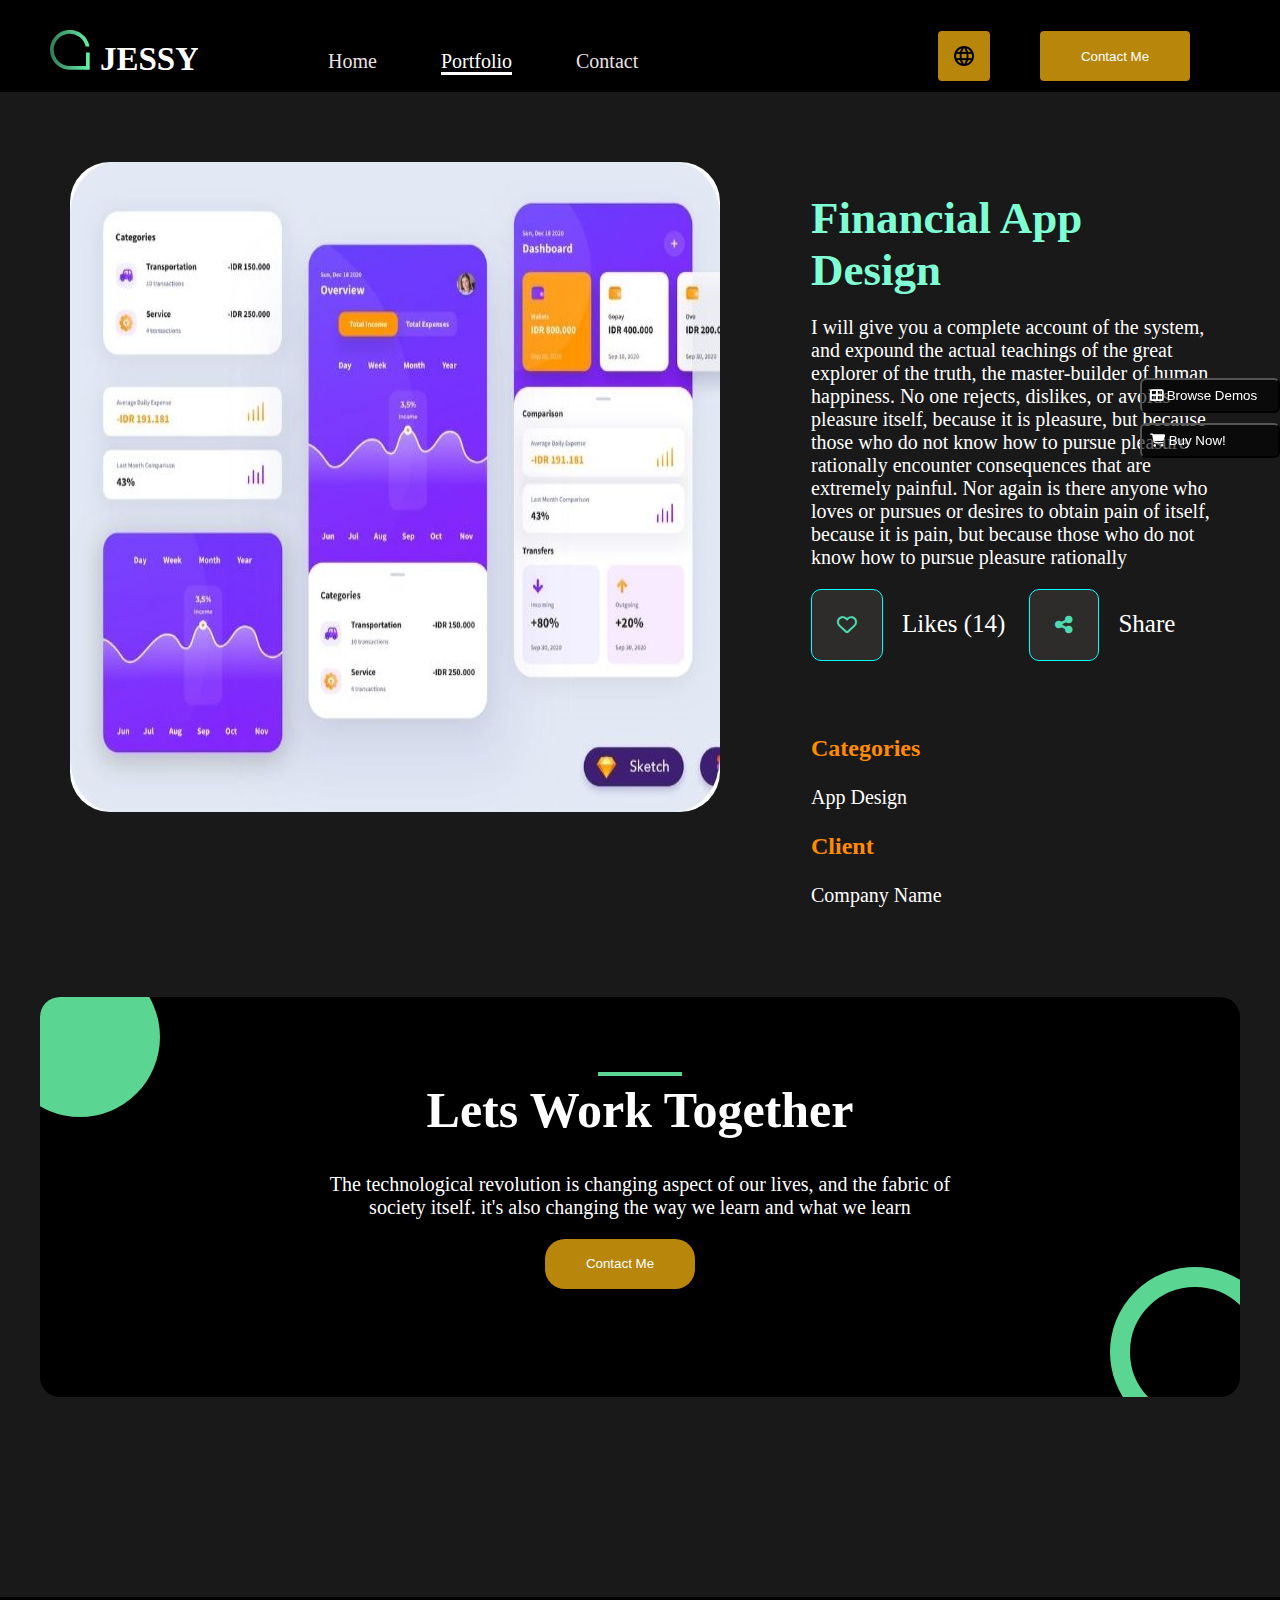
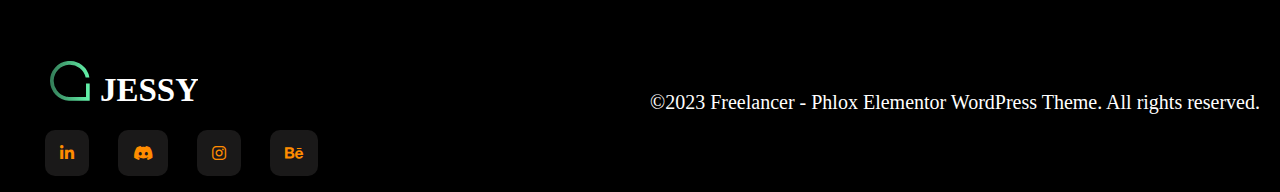
<file: Code/Financial App Design.html>
<!DOCTYPE html>
<html lang="en">
<head>
    <meta charset="UTF-8">
    <meta name="viewport" content="width=device-width, initial-scale=1.0">
    <link rel="stylesheet" href="https://cdnjs.cloudflare.com/ajax/libs/font-awesome/6.4.0/css/all.min.css">
    <link rel="stylesheet" href="style.css">
    <link rel="stylesheet" href="portfolio.css">
    <title>Financial App Design-portfolio</title>
</head>
<body>
    <!-- header -->
    <header id="head">
        <div class="container">
            <div class="row">
                <div class="left-section">
                    <div class="logo">
                        <a href="index.html"><img src="../images/logo-header.svg" alt="Logo"></a>

                    </div>
                    <nav>
                        <ul>
                            <li id="left"><a href="index.html" >Home</a></li>
                            <li><a href="#" class="active_link">Portfolio</a></li>
                            <li><a href="contact.html">Contact</a></li>
                        </ul>
                    </nav>
                </div>
                <div class="right-section">
                    <div class="login-btn">
                        <button id="small" onclick="window.location.href = 'contact.html';" class="image-button">
                            <img src="../images/download.png" height="20px" width="20px" alt="">
                        </button>
                        <button id="lar" onclick="window.location.href = 'contact.html';">Contact Me</button>
                    </div>

                </div>
            </div>
        </div>
    </header>


    <!-- portfolio -->
    <section id="project">
        <div class="stickbutton-container">
            <button onclick="window.location.href='https://www.phlox.pro/go/?ref=averta';" target="_blank"><i class="fa fa-th-large"></i> Browse Demos</button>
            <button onclick="window.location.href='https://themeforest.net/item/lotus-flexible-multipurpose-responsive-wp-theme/3909293?ref=averta&_ga=2.44216228.1205705949.1688099549-26089243.1688099549';"><i class="fas fa-shopping-cart"></i> Buy Now!</button>
        
          </div>
        <div class="main_div">
            <div class="left-div">
                <div class="image_part">
                    <img src="../images/portfolio-5-img.jpg" alt="">
                </div>
            </div>
            <div class="right-div">
                <h1>Financial App Design</h1>
                <p>I will give you a complete account of the system, and expound the actual teachings of the great explorer of the truth, the master-builder of human happiness. No one rejects, dislikes, or avoids pleasure itself, because it is pleasure, but because those who do not know how to pursue pleasure rationally encounter consequences that are extremely painful. Nor again is there anyone who loves or pursues or desires to obtain pain of itself, because it is pain, but because those who do not know how to pursue pleasure rationally</p>
                    <div class="like">
                        <i class="fa-regular fa-heart"  style="color: #4ddbb0;"></i>
                        <span class="text left">Likes (14)</span>
                        <i class="fa-sharp fa-solid fa-share-nodes"  style="color: #4ddbb0;"></i>
                        <span class="text">Share</span>  
                        <p class="heading">Categories</p>
                        <p>App Design</p>
                        
                        <p class="heading no_padding">Client</p>
                        <p>Company Name</p>
                    </div>
                      
            </div>
        </div>
    </section>


        <!-- work togather -->
        <section id="togather">
            <div class="shapebox">
                <div class="shaped">
    
                    <div id="textpart">
                        <div class="line-container">
                            <div class="small-line"></div>
                        </div>
    
                        <h1>Lets Work Together</h1>
                        <p>The technological revolution is changing aspect of our lives, and the fabric of <br> society
                            itself. it's also changing the way we learn and what we learn</p>
                        <button onclick="window.location.href='contact.html'">Contact Me</button>
                    </div>
                </div>
        </section>
    
    
        <!-- foooter -->
        <section id="footer">
            <div id="footerdata">
                <img src="../images/logo-header.svg" alt="">
    
                <span>&copy;2023 Freelancer - Phlox Elementor WordPress Theme. All rights reserved.</span>
                <p><i class="fa-brands fa-linkedin-in" style="color: darkorange"></i></i>
                    <i class="fa-brands fa-discord" style="color: darkorange"></i>
                    <i class="fa-brands fa-instagram" style="color: darkorange"></i>
                    <i class="fa-brands fa-behance" style="color: darkorange;"></i>
                </p>
    
            </div>
        </section>
    
</body>
</html>
</file>
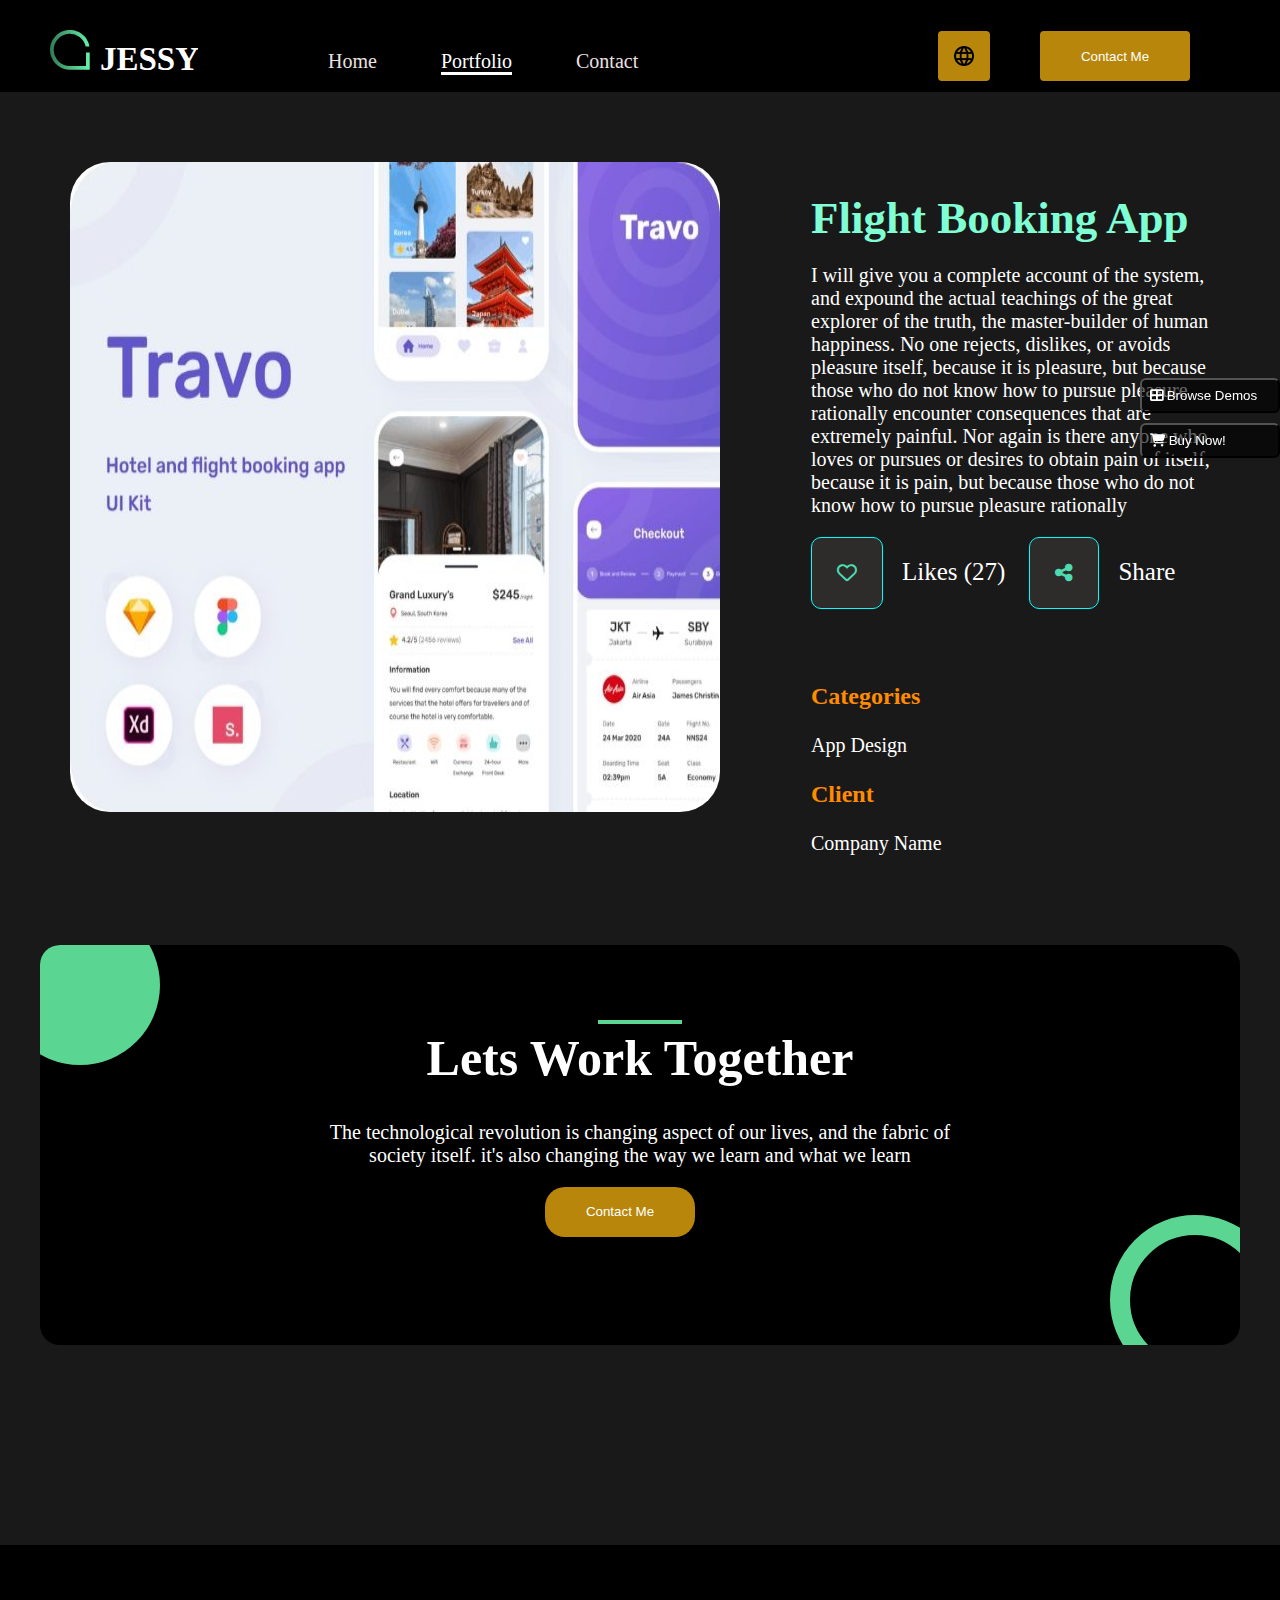
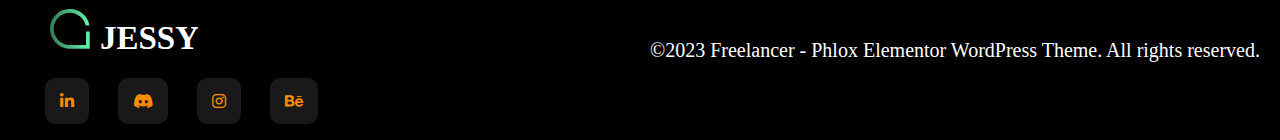
<file: Code/Flight Booking App.html>
<!DOCTYPE html>
<html lang="en">
<head>
    <meta charset="UTF-8">
    <meta name="viewport" content="width=device-width, initial-scale=1.0">
    <link rel="stylesheet" href="https://cdnjs.cloudflare.com/ajax/libs/font-awesome/6.4.0/css/all.min.css">
    <link rel="stylesheet" href="style.css">
    <link rel="stylesheet" href="portfolio.css">
    <title>Flight Booking App-portfolio</title>
</head>
<body>
    <!-- header -->
    <header id="head">
        <div class="container">
            <div class="row">
                <div class="left-section">
                    <div class="logo">
                        <a href="index.html"><img src="../images/logo-header.svg" alt="Logo"></a>

                    </div>
                    <nav>
                        <ul>
                            <li id="left"><a href="index.html" >Home</a></li>
                            <li><a href="#" class="active_link">Portfolio</a></li>
                            <li><a href="contact.html">Contact</a></li>
                        </ul>
                    </nav>
                </div>
                <div class="right-section">
                    <div class="login-btn">
                        <button id="small" onclick="window.location.href = 'contact.html';" class="image-button">
                            <img src="../images/download.png" height="20px" width="20px" alt="">
                        </button>
                        <button id="lar" onclick="window.location.href = 'contact.html';">Contact Me</button>
                    </div>

                </div>
            </div>
        </div>
    </header>


    <!-- portfolio -->
    <section id="project">
        <div class="stickbutton-container">
            <button onclick="window.location.href='https://www.phlox.pro/go/?ref=averta';" target="_blank"><i class="fa fa-th-large"></i> Browse Demos</button>
            <button onclick="window.location.href='https://themeforest.net/item/lotus-flexible-multipurpose-responsive-wp-theme/3909293?ref=averta&_ga=2.44216228.1205705949.1688099549-26089243.1688099549';"><i class="fas fa-shopping-cart"></i> Buy Now!</button>
        
          </div>
        <div class="main_div">
            <div class="left-div">
                <div class="image_part">
                    <img src="../images/portfolio-7-img.jpg" alt="">
                </div>
            </div>
            <div class="right-div">
                <h1>Flight Booking App</h1>
                <p>I will give you a complete account of the system, and expound the actual teachings of the great explorer of the truth, the master-builder of human happiness. No one rejects, dislikes, or avoids pleasure itself, because it is pleasure, but because those who do not know how to pursue pleasure rationally encounter consequences that are extremely painful. Nor again is there anyone who loves or pursues or desires to obtain pain of itself, because it is pain, but because those who do not know how to pursue pleasure rationally</p>
                    <div class="like">
                        <i class="fa-regular fa-heart"  style="color: #4ddbb0;"></i>
                        <span class="text left">Likes (27)</span>
                        <i class="fa-sharp fa-solid fa-share-nodes"  style="color: #4ddbb0;"></i>
                        <span class="text">Share</span>  
                        <p class="heading">Categories</p>
                        <p>App Design</p>
                        
                        <p class="heading no_padding">Client</p>
                        <p>Company Name</p>
                    </div>
                      
            </div>
        </div>
    </section>


        <!-- work togather -->
        <section id="togather">
            <div class="shapebox">
                <div class="shaped">
    
                    <div id="textpart">
                        <div class="line-container">
                            <div class="small-line"></div>
                        </div>
    
                        <h1>Lets Work Together</h1>
                        <p>The technological revolution is changing aspect of our lives, and the fabric of <br> society
                            itself. it's also changing the way we learn and what we learn</p>
                        <button onclick="window.location.href='contact.html'">Contact Me</button>
                    </div>
                </div>
        </section>
    
    
        <!-- foooter -->
        <section id="footer">
            <div id="footerdata">
                <img src="../images/logo-header.svg" alt="">
    
                <span>&copy;2023 Freelancer - Phlox Elementor WordPress Theme. All rights reserved.</span>
                <p><i class="fa-brands fa-linkedin-in" style="color: darkorange"></i></i>
                    <i class="fa-brands fa-discord" style="color: darkorange"></i>
                    <i class="fa-brands fa-instagram" style="color: darkorange"></i>
                    <i class="fa-brands fa-behance" style="color: darkorange;"></i>
                </p>
    
            </div>
        </section>
    
</body>
</html>
</file>
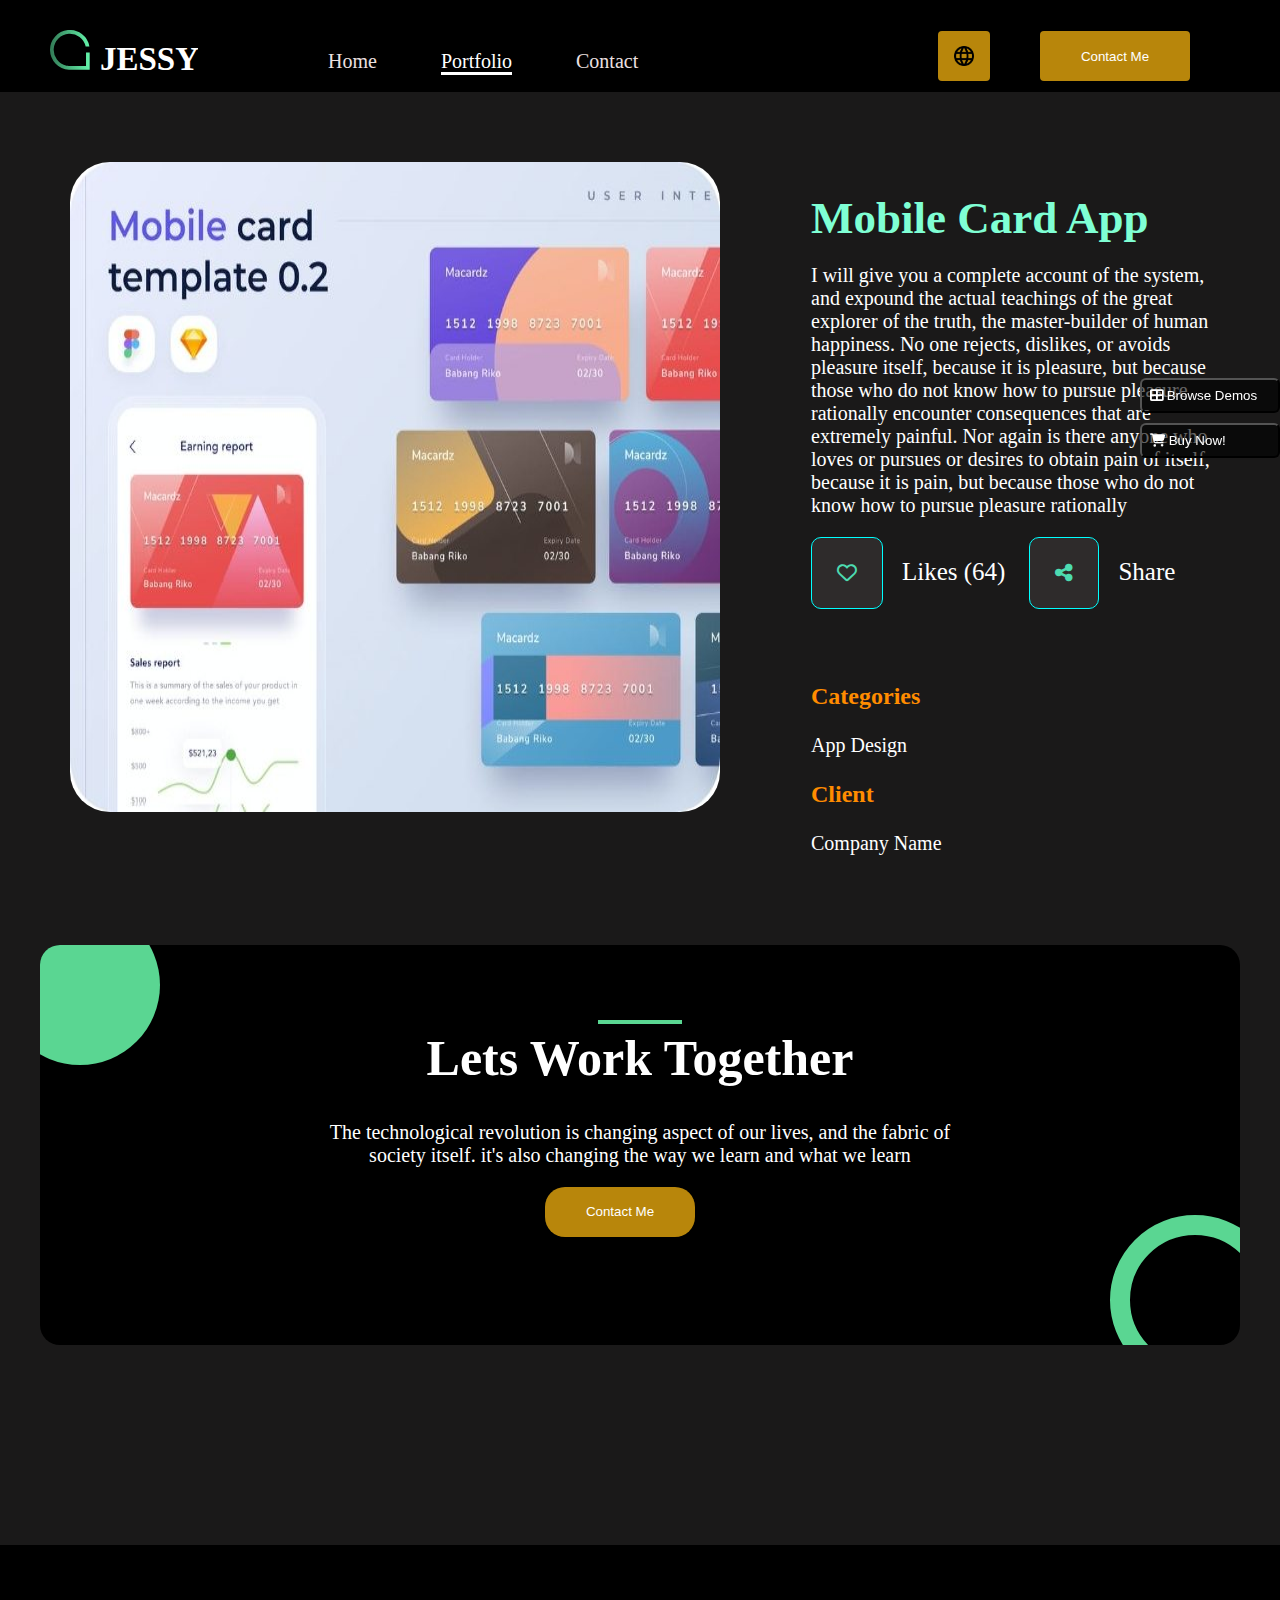
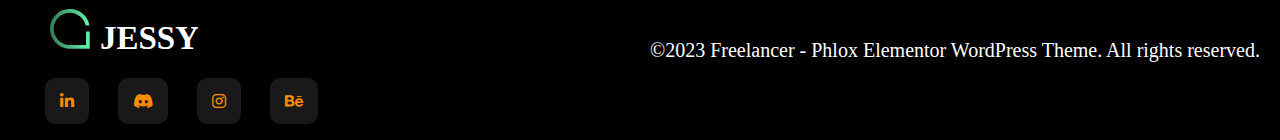
<file: Code/Mobile Card App.html>
<!DOCTYPE html>
<html lang="en">
<head>
    <meta charset="UTF-8">
    <meta name="viewport" content="width=device-width, initial-scale=1.0">
    <link rel="stylesheet" href="https://cdnjs.cloudflare.com/ajax/libs/font-awesome/6.4.0/css/all.min.css">
    <link rel="stylesheet" href="style.css">
    <link rel="stylesheet" href="portfolio.css">
    <title>Mobile Card App-portfolio</title>
</head>
<body>
    <!-- header -->
    <header id="head">
        <div class="container">
            <div class="row">
                <div class="left-section">
                    <div class="logo">
                        <a href="index.html"><img src="../images/logo-header.svg" alt="Logo"></a>

                    </div>
                    <nav>
                        <ul>
                            <li id="left"><a href="index.html" >Home</a></li>
                            <li><a href="#" class="active_link">Portfolio</a></li>
                            <li><a href="contact.html">Contact</a></li>
                        </ul>
                    </nav>
                </div>
                <div class="right-section">
                    <div class="login-btn">
                        <button id="small" onclick="window.location.href = 'contact.html';" class="image-button">
                            <img src="../images/download.png" height="20px" width="20px" alt="">
                        </button>
                        <button id="lar" onclick="window.location.href = 'contact.html';">Contact Me</button>
                    </div>

                </div>
            </div>
        </div>
    </header>


    <!-- portfolio -->
    <section id="project">
        <div class="stickbutton-container">
            <button onclick="window.location.href='https://www.phlox.pro/go/?ref=averta';" target="_blank"><i class="fa fa-th-large"></i> Browse Demos</button>
            <button onclick="window.location.href='https://themeforest.net/item/lotus-flexible-multipurpose-responsive-wp-theme/3909293?ref=averta&_ga=2.44216228.1205705949.1688099549-26089243.1688099549';"><i class="fas fa-shopping-cart"></i> Buy Now!</button>
          </div>
        <div class="main_div">
            <div class="left-div">
                <div class="image_part">
                    <img src="../images/portfolio-2-img.jpg" alt="">
                </div>
            </div>
            <div class="right-div">
                <h1>Mobile Card App</h1>
                <p>I will give you a complete account of the system, and expound the actual teachings of the great explorer of the truth, the master-builder of human happiness. No one rejects, dislikes, or avoids pleasure itself, because it is pleasure, but because those who do not know how to pursue pleasure rationally encounter consequences that are extremely painful. Nor again is there anyone who loves or pursues or desires to obtain pain of itself, because it is pain, but because those who do not know how to pursue pleasure rationally</p>
                    <div class="like">
                        <i class="fa-regular fa-heart"  style="color: #4ddbb0;"></i>
                        <span class="text left">Likes (64)</span>
                        <i class="fa-sharp fa-solid fa-share-nodes"  style="color: #4ddbb0;"></i>
                        <span class="text">Share</span>  
                        <p class="heading">Categories</p>
                        <p>App Design</p>
                        
                        <p class="heading no_padding">Client</p>
                        <p>Company Name</p>
                    </div>
                      
            </div>
        </div>
    </section>


        <!-- work togather -->
        <section id="togather">
            <div class="shapebox">
                <div class="shaped">
    
                    <div id="textpart">
                        <div class="line-container">
                            <div class="small-line"></div>
                        </div>
    
                        <h1>Lets Work Together</h1>
                        <p>The technological revolution is changing aspect of our lives, and the fabric of <br> society
                            itself. it's also changing the way we learn and what we learn</p>
                        <button onclick="window.location.href='contact.html'">Contact Me</button>
                    </div>
                </div>
        </section>
    
    
        <!-- foooter -->
        <section id="footer">
            <div id="footerdata">
                <img src="../images/logo-header.svg" alt="">
    
                <span>&copy;2023 Freelancer - Phlox Elementor WordPress Theme. All rights reserved.</span>
                <p><i class="fa-brands fa-linkedin-in" style="color: darkorange"></i></i>
                    <i class="fa-brands fa-discord" style="color: darkorange"></i>
                    <i class="fa-brands fa-instagram" style="color: darkorange"></i>
                    <i class="fa-brands fa-behance" style="color: darkorange;"></i>
                </p>
    
            </div>
        </section>
    
</body>
</html>
</file>
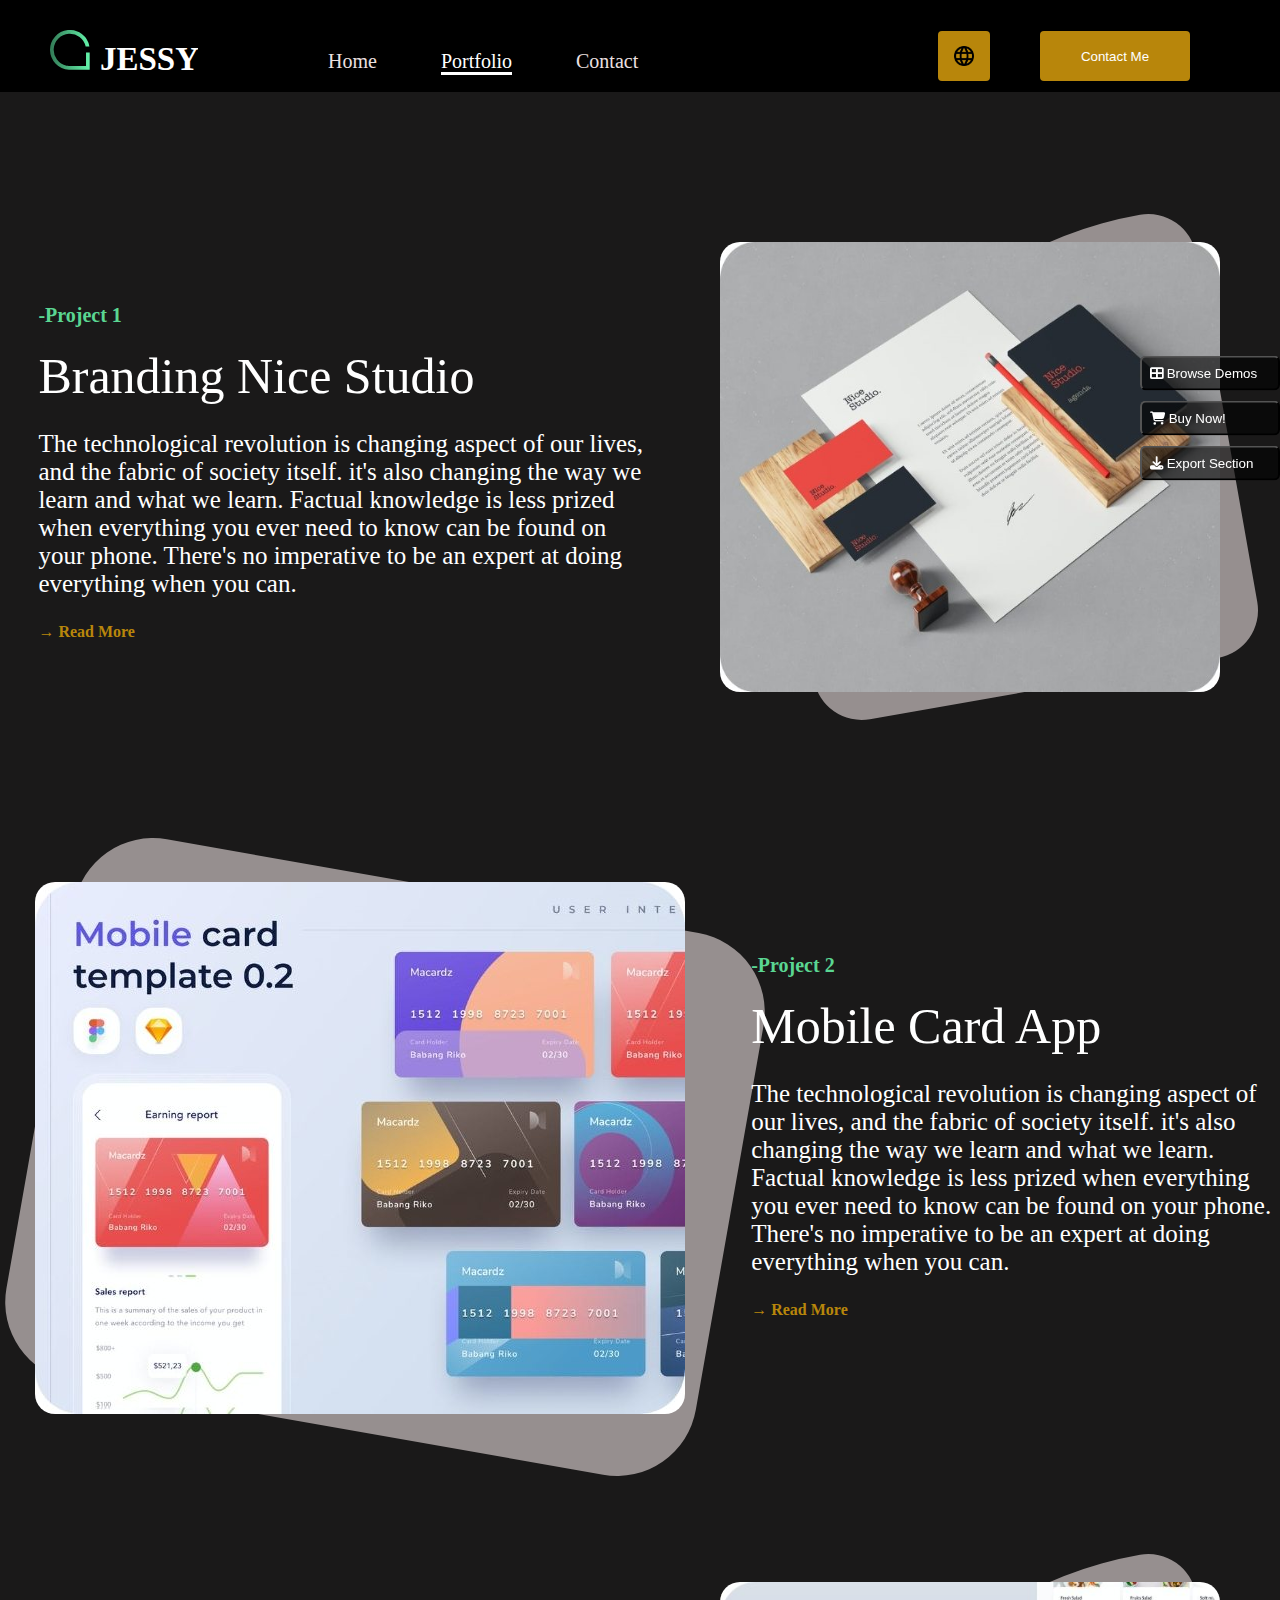
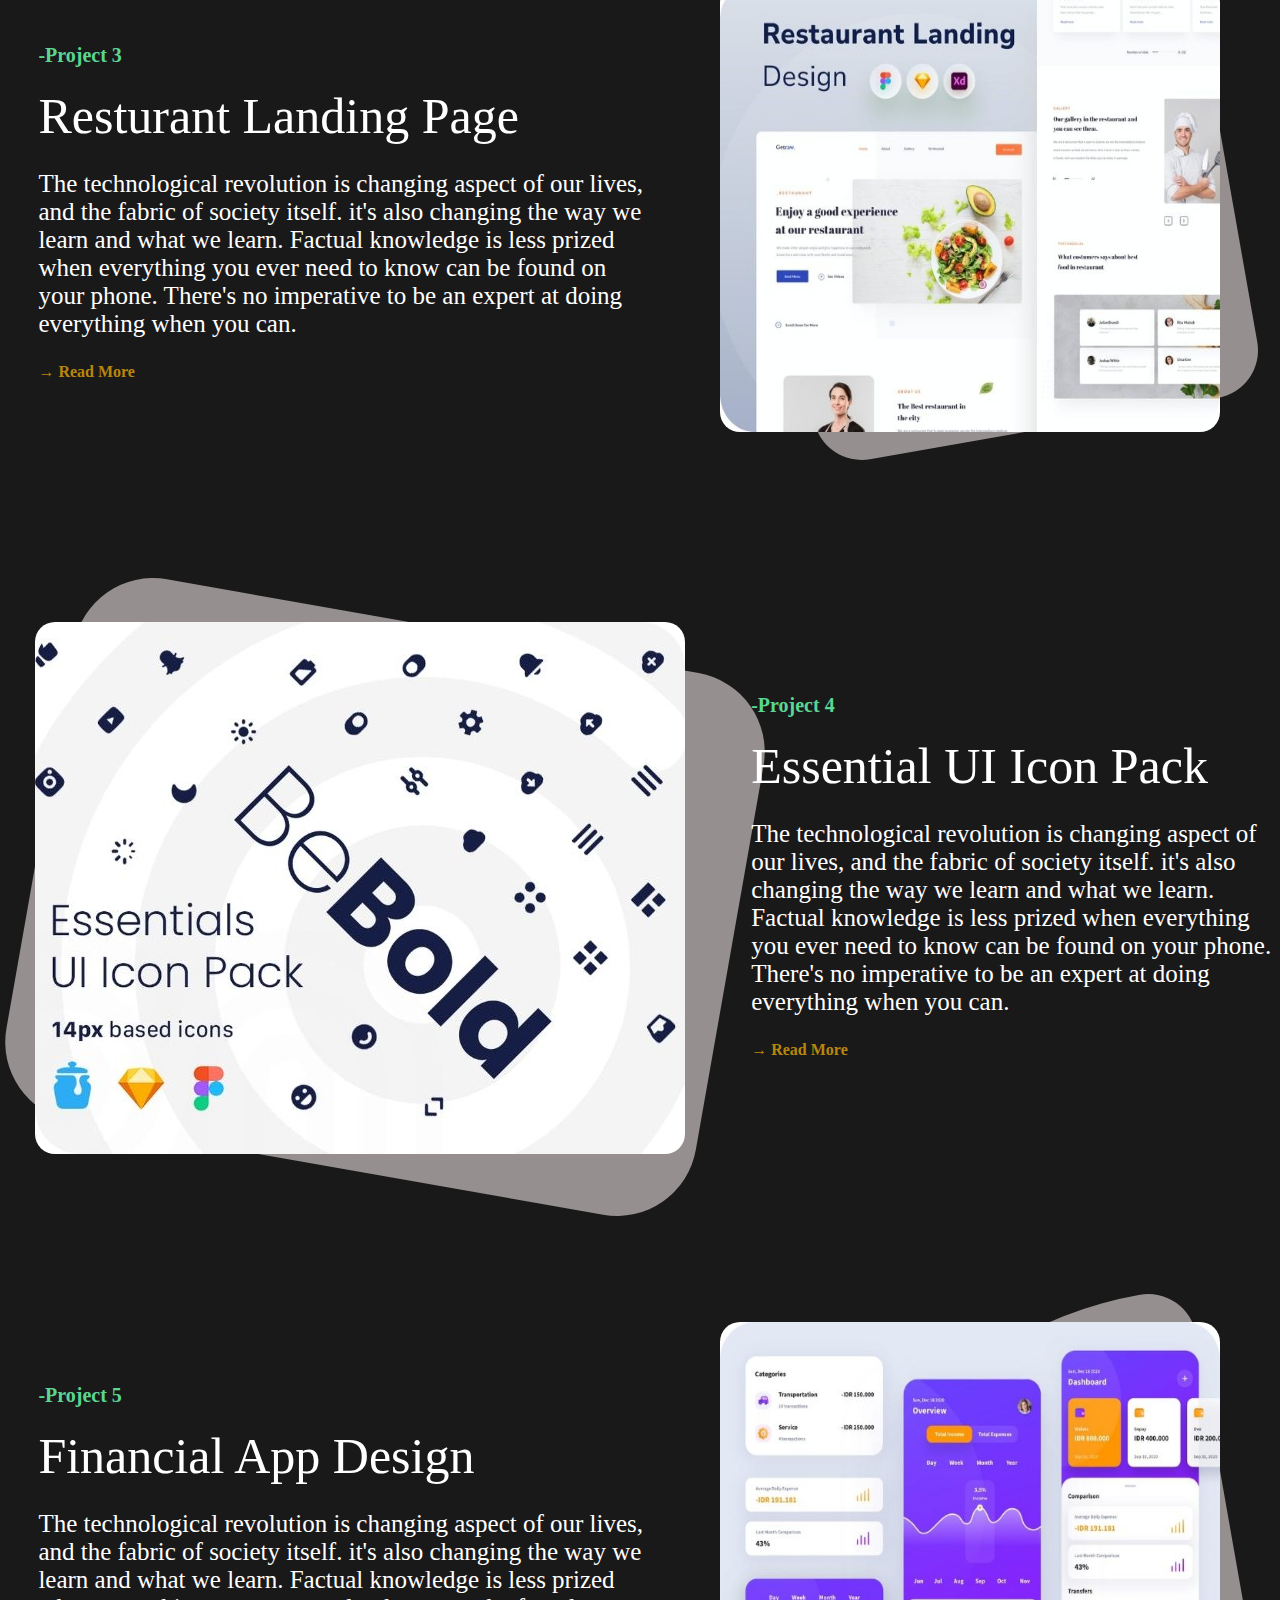
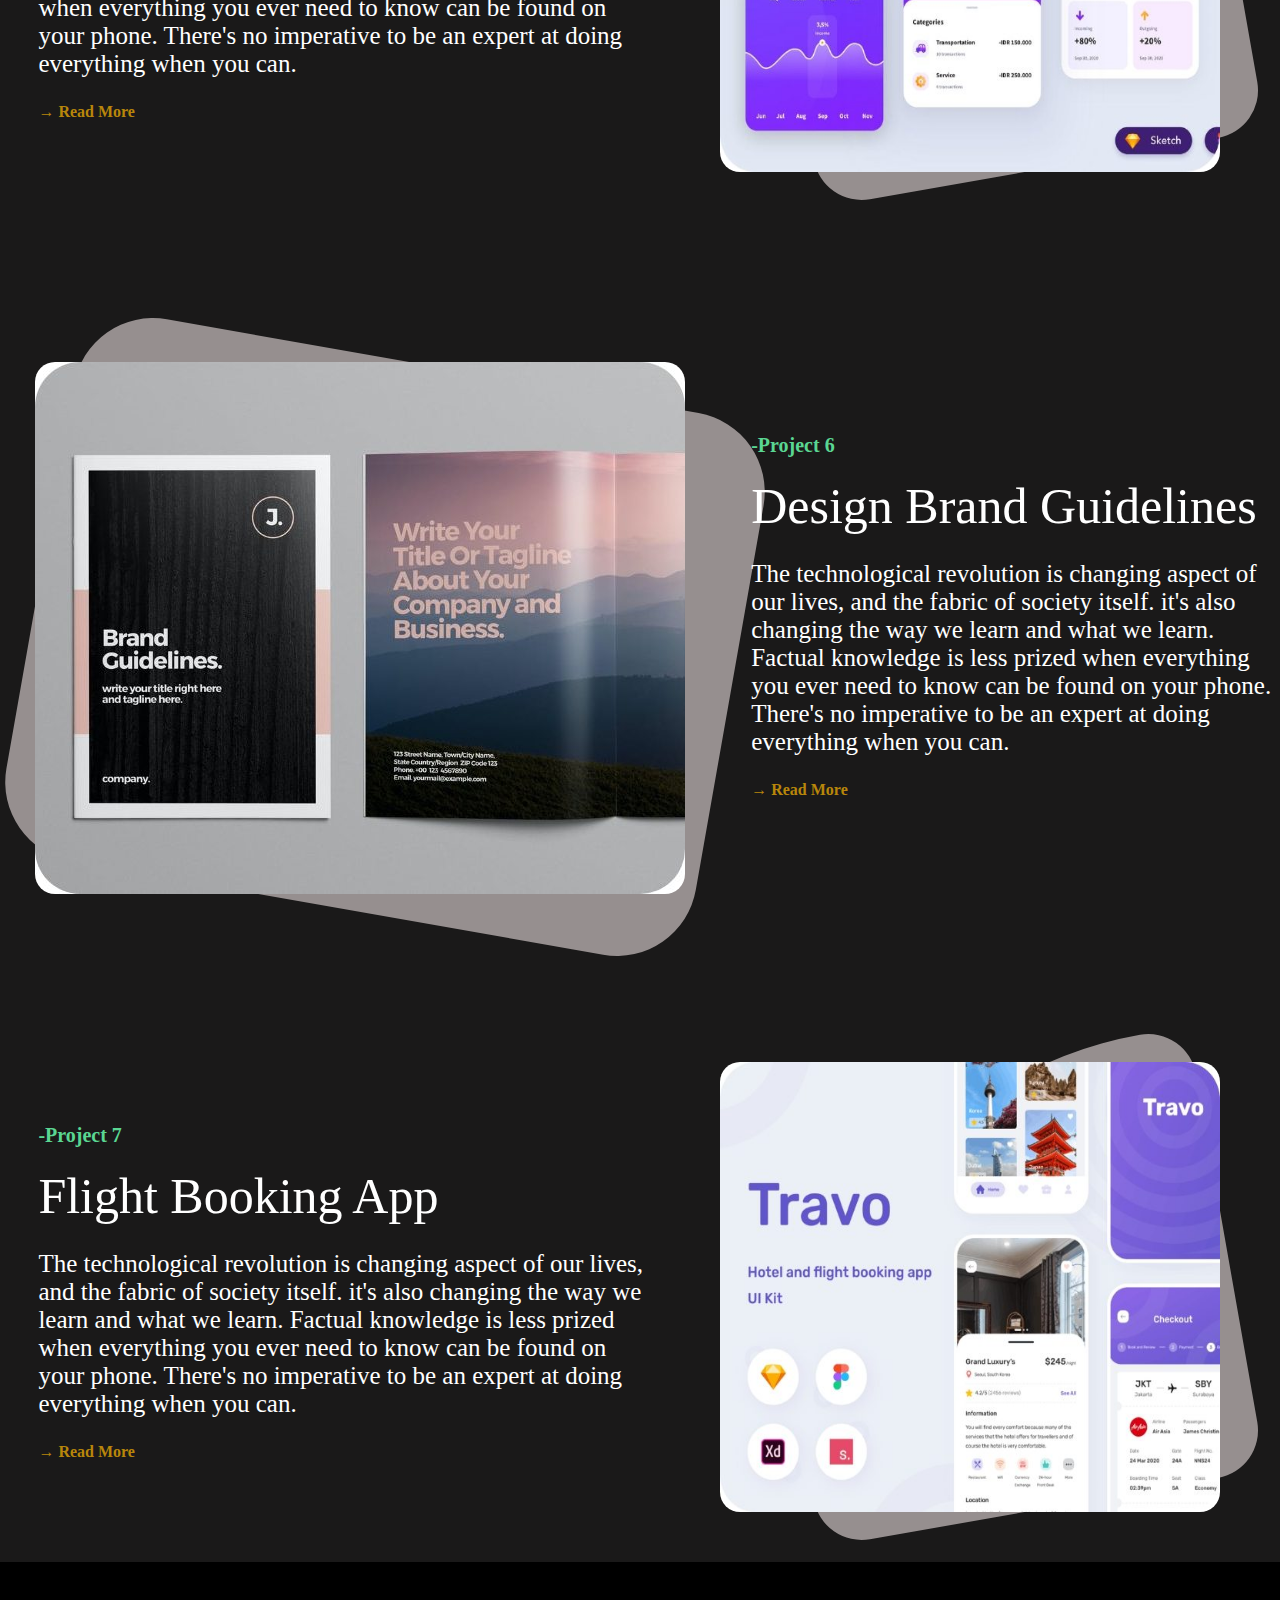
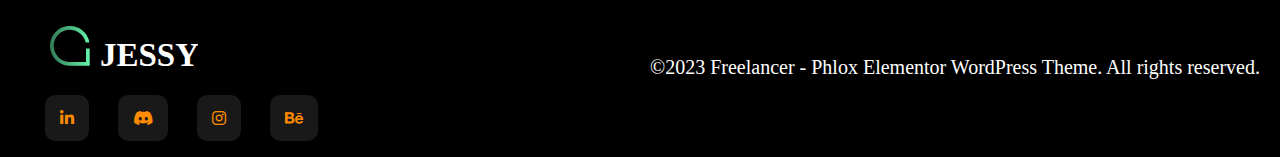
<file: Code/porfolio.html>
<!DOCTYPE html>
<html lang="en">
<head>
    <meta charset="UTF-8">
    <meta name="viewport" content="width=device-width, initial-scale=1.0">
    <link rel="stylesheet" href="https://cdnjs.cloudflare.com/ajax/libs/font-awesome/6.4.0/css/all.min.css">
    <link rel="stylesheet" href="style.css">
    <title>Portfolio-Shahab</title>
</head>
<body>
        <!-- Header part -->

        <header id="head">
            <div class="container">
                <div class="row">
                    <div class="left-section">
                        <div class="logo">
                            <a href="index.html"><img src="../images/logo-header.svg" alt="Logo"></a>

                        </div>
                        <nav>
                            <ul>
                                <li id="left"><a href="index.html">Home</a></li>
                                <li><a href="#" class="active_link">Portfolio</a></li>
                                <li><a href="contact.html">Contact</a></li>
                            </ul>
                        </nav>
                    </div>
                    <div class="right-section">
                        <div class="login-btn">
                            <button id="small" class="image-button">
                                <img src="../images/download.png" height="20px" width="20px" alt="">
                            </button>
                            <button id="lar">Contact Me</button>
                        </div>
    
                    </div>
                </div>
            </div>
        </header>



         <!-- portfolio part -->
    <section id="Portfolio">

        <div class="stickbutton-container">
            <button onclick="window.location.href='https://www.phlox.pro/go/?ref=averta';" target="_blank"><i class="fa fa-th-large"></i> Browse Demos</button>
            <button onclick="window.location.href='https://themeforest.net/item/lotus-flexible-multipurpose-responsive-wp-theme/3909293?ref=averta&_ga=2.44216228.1205705949.1688099549-26089243.1688099549';"><i class="fas fa-shopping-cart"></i> Buy Now!</button>
            <button onclick="window.location.href='#'"><i class="fas fa-download"></i> Export Section</button>
          </div>

        <!-- project 1 -->
        <div id="portfolio_main">


            <div class="portfolio_left">

                <h3>-Project 1</h3>
                <span>Branding Nice Studio</span>

                <p class="text">The technological revolution is changing aspect of our lives, and the fabric of society
                    itself. it's also changing the way we learn and what we learn. Factual knowledge is less prized when
                    everything you ever need to know can be found on your phone. There's no imperative to be an expert
                    at doing everything when you can.</p>

                <a href="Branding Nice Studio.html"> &#8594; <span>Read More</span> </a>

            </div>


            <div id="portfolio_right">
                <a href="Branding Nice Studio.html">
                    <div class="portfolio_container">
                        <div class="portfolio_box"></div>
                        <div class="image-container">
                            <img src="../images/portfolio-1-img.jpg" alt="Your Image">
                        </div>
                    </div>
            </div>
            </a>

        </div>


        <!-- 2nd portfolio -->
        <div id="portfolio2_main">


            <div id="portfolio2_left">
                <a href="Mobile Card App.html">
                    <div class="portfolio2_container">
                        <div class="portfolio2_box"></div>
                        <div class="image2-container">
                            <img src="../images/portfolio-2-img.jpg" alt="Your Image">
                        </div>
                    </div>
                </a>

            </div>


            <div class="portfolio2_right">

                <h3>-Project 2</h3>
                <span>Mobile Card App</span>

                <p class="text">The technological revolution is changing aspect of our lives, and the fabric of society
                    itself. it's also changing the way we learn and what we learn. Factual knowledge is less prized when
                    everything you ever need to know can be found on your phone. There's no imperative to be an expert
                    at doing everything when you can.</p>

                <a href="Mobile Card App.html"> &#8594; <span>Read More</span> </a>

            </div>

        </div>


        <!-- 3rd portfolio -->
        <div id="portfolio_main">


            <div class="portfolio_left">

                <h3>-Project 3</h3>
                <span>Resturant Landing Page</span>

                <p class="text">The technological revolution is changing aspect of our lives, and the fabric of society
                    itself. it's also changing the way we learn and what we learn. Factual knowledge is less prized when
                    everything you ever need to know can be found on your phone. There's no imperative to be an expert
                    at doing everything when you can.</p>

                <a href="Resturant Landing Page.html"> &#8594; <span>Read More</span> </a>

            </div>


            <div id="portfolio_right">
                <a href="Resturant Landing Page.html">
                    <div class="portfolio_container">
                        <div class="portfolio_box"></div>
                        <div class="image-container">
                            <img src="../images/portfolio-3-img.jpg" alt="Your Image">
                        </div>
                    </div>
            </div>
            </a>

        </div>


        
        <!-- 4th project -->
        <div id="portfolio2_main">


            <div id="portfolio2_left">
                <a href="Essential UI Icon Pack.html">
                    <div class="portfolio2_container">
                        <div class="portfolio2_box"></div>
                        <div class="image2-container">
                            <img src="../images/portfolio-4-img.jpg" alt="Your Image">
                        </div>
                    </div>
                </a>

            </div>


            <div class="portfolio2_right">

                <h3>-Project 4</h3>
                <span>Essential UI Icon Pack</span>

                <p class="text">
                    The technological revolution is changing aspect of our lives, and the fabric of society itself. it's also changing the way we learn and what we learn. Factual knowledge is less prized when everything you ever need to know can be found on your phone. There's no imperative to be an expert at doing everything when you can.</p>

                <a href="Essential UI Icon Pack.html"> &#8594; <span>Read More</span> </a>

            </div>

        </div>


        <!-- 5 project -->
        <div id="portfolio_main">


            <div class="portfolio_left">

                <h3>-Project 5</h3>
                <span>Financial App Design</span>

                <p class="text">The technological revolution is changing aspect of our lives, and the fabric of society itself. it's also changing the way we learn and what we learn. Factual knowledge is less prized when everything you ever need to know can be found on your phone. There's no imperative to be an expert at doing everything when you can.</p>

                <a href="Financial App Design.html"> &#8594; <span>Read More</span> </a>

            </div>


            <div id="portfolio_right">
                <a href="Financial App Design.html">
                    <div class="portfolio_container">
                        <div class="portfolio_box"></div>
                        <div class="image-container">
                            <img src="../images/portfolio-5-img.jpg" alt="Your Image">
                        </div>
                    </div>
            </div>
            </a>

        </div>


        
        <!-- 6th project -->
        <div id="portfolio2_main">


            <div id="portfolio2_left">
                <a href="Design Brand Guidelines.html">
                    <div class="portfolio2_container">
                        <div class="portfolio2_box"></div>
                        <div class="image2-container">
                            <img src="../images/portfolio-6-img.jpg" alt="Your Image">
                        </div>
                    </div>
                </a>

            </div>


            <div class="portfolio2_right">

                <h3>-Project 6</h3>
                <span>Design Brand Guidelines
                    </span>

                <p class="text">The technological revolution is changing aspect of our lives, and the fabric of society itself. it's also changing the way we learn and what we learn. Factual knowledge is less prized when everything you ever need to know can be found on your phone. There's no imperative to be an expert at doing everything when you can.</p>

                <a href="Design Brand Guidelines.html"> &#8594; <span>Read More</span> </a>

            </div>

        </div>


        <!-- 7th project -->
        <div id="portfolio_main">


            <div class="portfolio_left">

                <h3>-Project 7</h3>
                <span>Flight Booking App
                    </span>

                <p class="text">The technological revolution is changing aspect of our lives, and the fabric of society
                    itself. it's also changing the way we learn and what we learn. Factual knowledge is less prized when
                    everything you ever need to know can be found on your phone. There's no imperative to be an expert
                    at doing everything when you can.</p>

                <a href="Flight Booking App.html"> &#8594; <span>Read More</span> </a>

            </div>


            <div id="portfolio_right">
                <a href="Flight Booking App.html">
                    <div class="portfolio_container">
                        <div class="portfolio_box"></div>
                        <div class="image-container">
                            <img src="../images/portfolio-7-img.jpg" alt="Your Image">
                        </div>
                    </div>
            </div>
            </a>

        </div>

    </section>



        <!-- foooter -->
        <section id="footer">
            <div id="footerdata">
                <img src="../images/logo-header.svg" alt="">
    
                <span>&copy;2023 Freelancer - Phlox Elementor WordPress Theme. All rights reserved.</span>
                <p><i class="fa-brands fa-linkedin-in" style="color: darkorange"></i></i>
                    <i class="fa-brands fa-discord" style="color: darkorange"></i>
                    <i class="fa-brands fa-instagram" style="color: darkorange"></i>
                    <i class="fa-brands fa-behance" style="color: darkorange;"></i>
                </p>
    
            </div>
        </section>
</body>
</html>
</file>
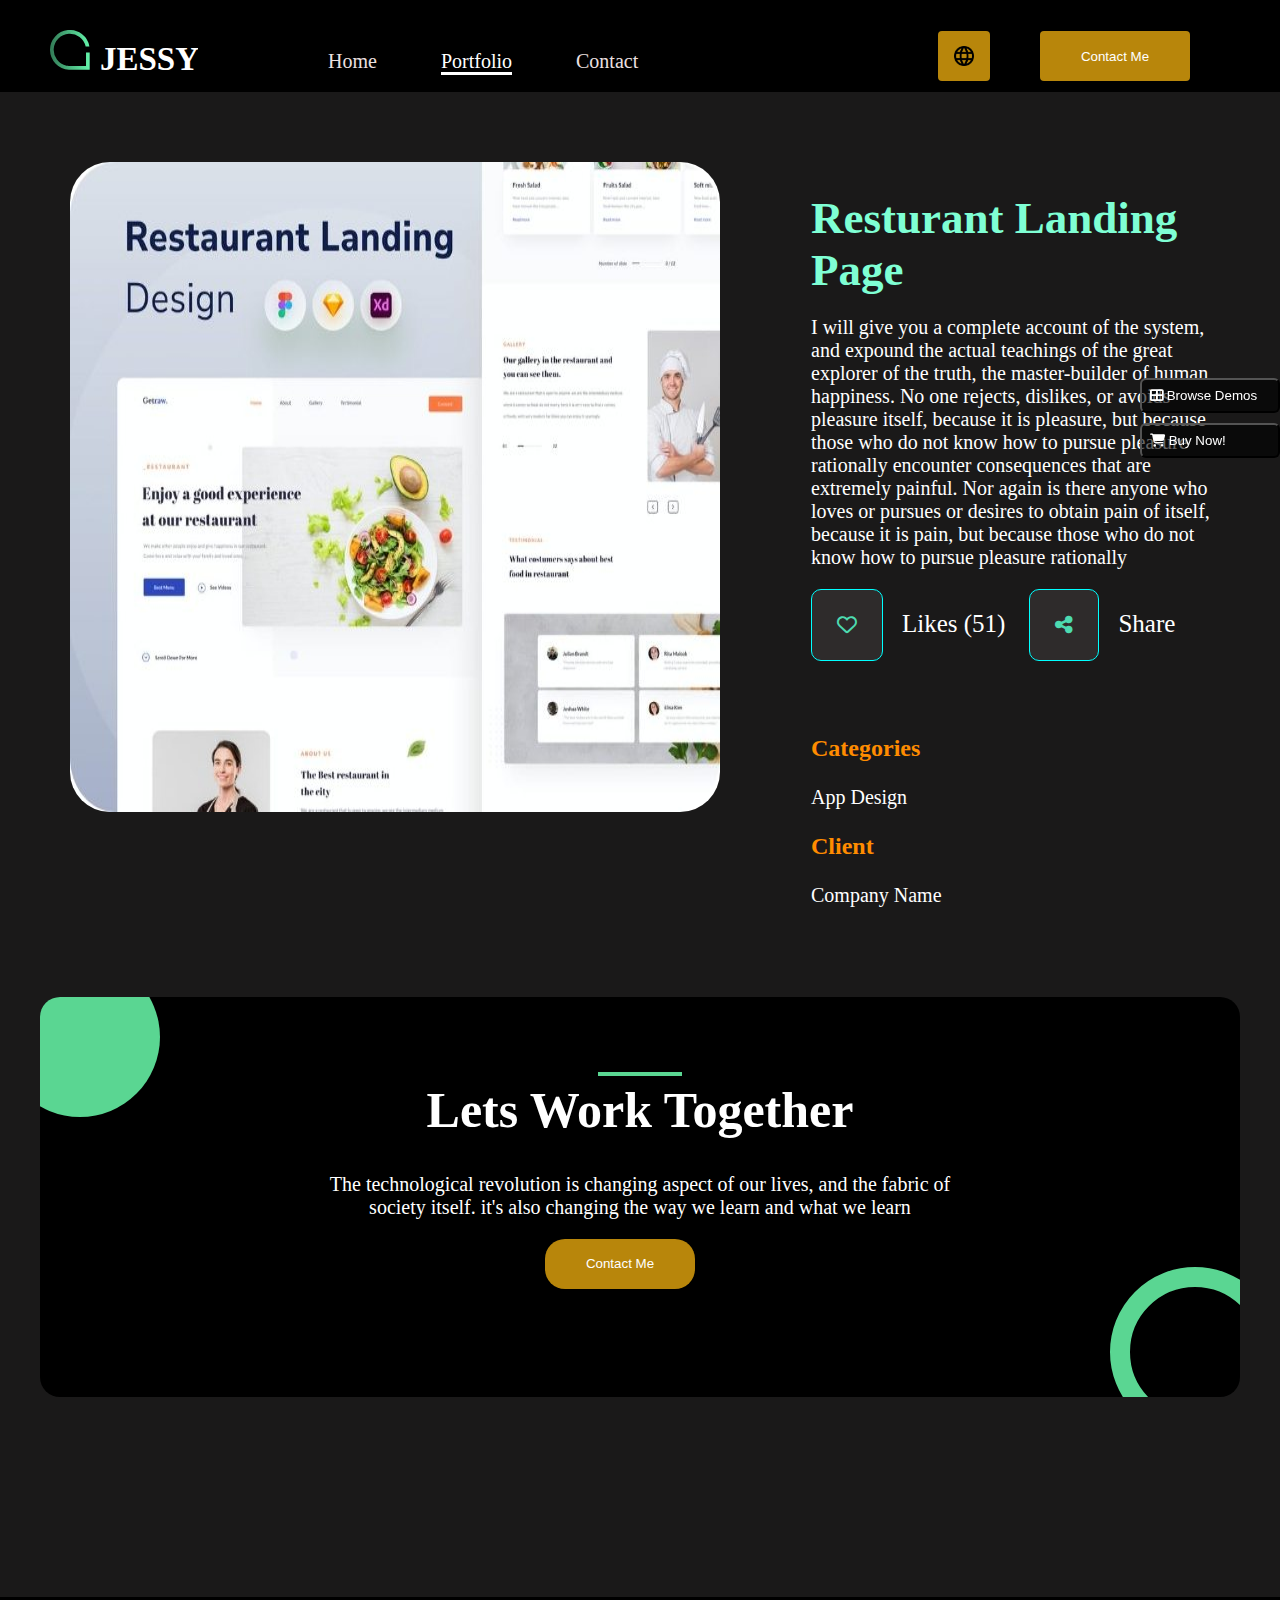
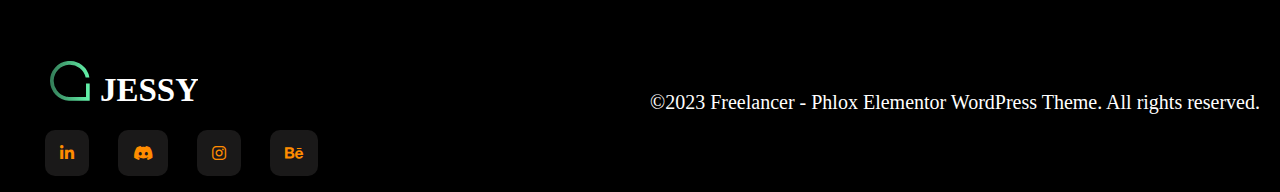
<file: Code/Resturant Landing Page.html>
<!DOCTYPE html>
<html lang="en">
<head>
    <meta charset="UTF-8">
    <meta name="viewport" content="width=device-width, initial-scale=1.0">
    <link rel="stylesheet" href="https://cdnjs.cloudflare.com/ajax/libs/font-awesome/6.4.0/css/all.min.css">
    <link rel="stylesheet" href="style.css">
    <link rel="stylesheet" href="portfolio.css">
    <title>Resturant Landing Page-portfolio</title>
</head>
<body>
    <!-- header -->
    <header id="head">
        <div class="container">
            <div class="row">
                <div class="left-section">
                    <div class="logo">
                        <img src="../images/logo-header.svg" alt="Logo">
                    </div>
                    <nav>
                        <ul>
                            <li id="left"><a href="index.html" >Home</a></li>
                            <li><a href="#" class="active_link">Portfolio</a></li>
                            <li><a href="contact.html">Contact</a></li>
                        </ul>
                    </nav>
                </div>
                <div class="right-section">
                    <div class="login-btn">
                        <button id="small" onclick="window.location.href = 'contact.html';" class="image-button">
                            <img src="../images/download.png" height="20px" width="20px" alt="">
                        </button>
                        <button id="lar" onclick="window.location.href = 'contact.html';">Contact Me</button>
                    </div>

                </div>
            </div>
        </div>
    </header>


    <!-- portfolio -->
    <section id="project">
        <div class="stickbutton-container">
            <button onclick="window.location.href='https://www.phlox.pro/go/?ref=averta';" target="_blank"><i class="fa fa-th-large"></i> Browse Demos</button>
            <button onclick="window.location.href='https://themeforest.net/item/lotus-flexible-multipurpose-responsive-wp-theme/3909293?ref=averta&_ga=2.44216228.1205705949.1688099549-26089243.1688099549';"><i class="fas fa-shopping-cart"></i> Buy Now!</button>
            
          </div>
        <div class="main_div">
            <div class="left-div">
                <div class="image_part">
                    <a href="index.html"><img src="../images/portfolio-3-img.jpg" alt="Logo"></a>
                </div>
            </div>
            <div class="right-div">
                <h1>Resturant Landing Page</h1>
                <p>I will give you a complete account of the system, and expound the actual teachings of the great explorer of the truth, the master-builder of human happiness. No one rejects, dislikes, or avoids pleasure itself, because it is pleasure, but because those who do not know how to pursue pleasure rationally encounter consequences that are extremely painful. Nor again is there anyone who loves or pursues or desires to obtain pain of itself, because it is pain, but because those who do not know how to pursue pleasure rationally</p>
                    <div class="like">
                        <i class="fa-regular fa-heart"  style="color: #4ddbb0;"></i>
                        <span class="text left">Likes (51)</span>
                        <i class="fa-sharp fa-solid fa-share-nodes"  style="color: #4ddbb0;"></i>
                        <span class="text">Share</span>  
                        <p class="heading">Categories</p>
                        <p>App Design</p>
                        
                        <p class="heading no_padding">Client</p>
                        <p>Company Name</p>
                    </div>
                      
            </div>
        </div>
    </section>


        <!-- work togather -->
        <section id="togather">
            <div class="shapebox">
                <div class="shaped">
    
                    <div id="textpart">
                        <div class="line-container">
                            <div class="small-line"></div>
                        </div>
    
                        <h1>Lets Work Together</h1>
                        <p>The technological revolution is changing aspect of our lives, and the fabric of <br> society
                            itself. it's also changing the way we learn and what we learn</p>
                        <button onclick="window.location.href='contact.html'">Contact Me</button>
                    </div>
                </div>
        </section>
    
    
        <!-- foooter -->
        <section id="footer">
            <div id="footerdata">
                <img src="../images/logo-header.svg" alt="">
    
                <span>&copy;2023 Freelancer - Phlox Elementor WordPress Theme. All rights reserved.</span>
                <p><i class="fa-brands fa-linkedin-in" style="color: darkorange"></i></i>
                    <i class="fa-brands fa-discord" style="color: darkorange"></i>
                    <i class="fa-brands fa-instagram" style="color: darkorange"></i>
                    <i class="fa-brands fa-behance" style="color: darkorange;"></i>
                </p>
    
            </div>
        </section>
    
</body>
</html>
</file>
<file: Code/style.css>
body{
    background-color: black;
    color: white;
    width: 100%;
    margin: 0;
    padding: 0;
}


/* Navigation Bar */
.container {
    max-width: 1200px;
    margin: 0 auto;
    margin-top: 20px;
  }
  
  .row {
    display: flex;
    justify-content: space-between;
    align-items: center;
    padding: 10px;
    overflow: hidden;
  }
  
  .left-section {
    display: flex;
    align-items: center;
  }
  
  #left{
    margin-left: 80px;
  }

  nav ul {
    list-style-type: none;
    margin: 0;
    padding: 0;
  }
  
  nav ul li {
    display: inline-block;
    margin-right: 10px;
    margin-top: 10px;
    padding-left: 50px;
}
  
  nav ul li a {
    text-decoration: none;
    
    color: rgb(236, 225, 225);
    font-size: 20px;
  }

  .active_link{
    border-bottom: 3px solid white;
    color: white;
    width: fit-content;
  }
  
  .right-section {
    display: flex;
    align-items: center;
  }
  
  .login-btn #lar {
    padding: 8px 16px;
    background-color: darkgoldenrod;
    color: white;
    border: none;
    height: 50px;
  width: 150px;
  margin-right: 40px;
    border-radius: 4px;
    cursor: pointer;
  }

  .login-btn #small {
    padding: 8px 16px;
    background-color: darkgoldenrod;
    color: white;
    border: none;
    height: 50px;
    border-radius: 4px;
    cursor: pointer;
  }
  .login-btn {
    display: flex;
    align-items: center; 
  }
  
  .image-button {
    display: flex;
    margin-right: 50px;
    align-items: center; 
  }

  #small:hover{
    background-color: white;
  }
  
  

  /* Home */
  #home{
    display: inline;
  }

  

  /* left side */
  .home_left{
    width: 42%;
    margin-left: 3%;
    margin-top: 5%;
    margin-bottom: 10%;
  }
 h3{
    color: rgb(90, 214, 146);
    font-size: 20px;
  }
  .home_left span{
    font-size: 100px;
  }
  .home_left p{
    font-size: 20px;
    text-align: left;

  }
  .home_left button{
    background-color: darkgoldenrod;
    height: 50px;
    width: 150px;
    border-radius: 10px;
    font-size: medium;
    box-shadow: 0 5px 4px rgba(255, 255, 0, 0.5);
    cursor: pointer;
  }
  .home_left button:hover{
    background-color: darkgoldenrod;
    height: 50px;
    cursor: pointer;
    width: 150px;
    border-radius: 10px;
    font-size: medium;
    box-shadow: 0 0 0 0;
    
  }

/* Right side */

.home_right{
    width: 50%;
    float: right;
    justify-content: center;
    align-items: center;
    
}
.round-container {
    position: relative;
    width: 350px; 
    height: 350px; 
  }
  
  .round-background {
    position: absolute;
    top: 0;
    left: 10px;
    width: 100%;
    height: 100%;
    border-radius: 50%;
    margin-top: 40%;
    background-color: transparent; 
    border: 130px solid rgb(90, 214, 146);
  }


  .round-background .top1{
   margin-left: -50px;
   margin-top: -180px;
   background-color: #333;
   padding: 30px;
   width: fit-content;
   border-radius: 100%;
   font-size: 30px;
   font-weight: bold;
   color: aquamarine;
  }

  .round-background .bottom1{
    margin-left: -150px;
    margin-top: 150px;
    background-color: #333;
    padding: 30px;
    width: fit-content;
    border-radius: 100%;
    font-size: 30px;
    font-weight: bold;
    color: aquamarine;
   }

   .round-background .top2{
    margin-left: 330px;
    margin-top: -360px;
    background-color: #333;
    padding: 30px;
    width: fit-content;
    border-radius: 100%;
    font-size: 30px;
    font-weight: bold;
    color: aquamarine;
   }
 
   .round-background .bottom2{
     margin-left: 410px;
     margin-top: 160px;
     background-color: #333;
     padding: 30px;
     width: fit-content;
     border-radius: 100%;
     font-size: 30px;
     font-weight: bold;
     color: aquamarine;
    }

    .stickbutton-container {
      display: flex;
      flex-direction: column;
      align-items: flex-end;
      position: fixed;
      z-index: 3;
      top: 47%;
      right: 0;
      transform: translateY(-50%);
    }
  
    .stickbutton-container button {
      margin-bottom: 10px;
      background-color: rgba(0, 0, 0, 0.6);
      width: 140px;
      color: #ffffff;
      text-align: left;
      padding: 8px;
      border-radius: 6px;
      transition: width 0.5s ease;
    }

    .stickbutton-container button:hover{
      background-color: rgb(83, 83, 235);
      border-color: rgb(83, 83, 235);;
      width: 160px;
      cursor: pointer;
    }
  
  .round-container img {
    position: absolute;
    width: 500px;
    height: 223%;
    margin-left: 18%;
  }


  /* My skill  */

  #myskill{
    background-color: rgb(26, 25, 25);
    margin-top: auto;
    width: 100%;
    margin-left: 0%;
    
  }

  #contain {
    display: flex;
    
  }
  
  .skill_left, .skill_right {
    flex: auto; 
   
  }
  .skill_left {
    display: flex;
    flex-wrap: wrap;
    width: 60%;
  }

  
  .box {
    width: 300px;
    height: 400px;
    background-color: #e0e0e0;
    margin-left: 50px;

    border-radius: 20px;
    margin-top: 60px;
    background-color: black;
  }
  
  .box:nth-child(2) {
    margin-top: 100px;
  }

  .box:nth-child(4) {
    margin-top: 100px;
  }

  .box .image img{
    height: 100px;
    width: 100px;
    margin-left: 80px;
    margin-top: 30px;
    border: 2px solid rgb(90, 214, 146);
    border-radius: 100%;
    padding: 20px; 
  }

  .box h1, p{
    text-align: center;
  }
  .box h1{
    font-size: 220%;
  }
  .box p{
    font-size: 140%;
  }
  .box:hover{
    background-color: rgb(90, 214, 146);
    box-shadow: 20px 20px 20px rgba(156, 233, 189, 0.5);
  }

  .box:hover img {
    background-color: rgb(60, 153, 102);
  }


  /*Skill  Right side */

  .skill_right{
    width: 40%;
    float: right;
    margin-top: 20%;
  }

  span{
    font-size: 60px;
  }
  

  .skill_right p{
    font-size: 25px;
    text-align: left;

  }
  .skill_right button{
    background-color: rgb(221, 168, 34);
    height: 70px;
    width: 200px;
    border-radius: 10px;
    font-size: medium; 
  }




  /* portfolio */
  #Portfolio{
    background-color: rgb(26, 25, 25);
    height: fit-content;
  }
  
  #portfolio_main{
    display: flex;
    background-color: rgb(26, 25, 25);
  }

  #portfolio_main .portfolio_right, .portfolio_left{
    flex: 1;
  }

  .portfolio_right{
    width: 50%;
  

  }
  .portfolio_container {
    position: relative;
    width: 500px;
    height: 450px;
    margin-bottom: 10%;
    /* margin: 0; */
    float: right;
    margin-top: 30%;
    
  }
  
  .portfolio_box {
    position: absolute;
    top: 0;
    right: 0;
    bottom: 0;
    left: 0;
    margin-right: 10%;
    background-color: #968f8f;
    transform: rotate(-10deg);
    border-top-right-radius: 120px;
    border-bottom-right-radius: 120px;
    border-top-left-radius: 1000px;
    border-bottom-left-radius: 120px;
    z-index: 1;
  }
  
  .image-container {
    position: absolute;
    top: 0px;
    left: -12%;
    right: 0px;
    width: 100%;
    border-radius: 20px;
    height: 100%;
    overflow: hidden;
  }
  
  .image-container img {
    position: absolute;
    height: 100%;
    width: 100%;
    top: 0;
    right: 0;
    z-index: 1;
  }



  /* portfolio left */
  .portfolio_left{
    width: 30%;
    float: left;
    margin-left: 3%;
    margin-right: 10%;
    margin-top: 15%;
  }

  .portfolio_left span{
    font-size: 50px;
  }
  

  .portfolio_left p{
    font-size: 25px;
    text-align: left;
  }

  .portfolio_left a{
    color: darkgoldenrod;
    text-decoration: none;
    font-weight: bolder;
  }

  .portfolio_left a span{
    font-size: medium;
  }

  .portfolio_left a span:hover{
    padding-left: 20px;;
  }
 


  /* portfolio 2 */
  #portfolio2_main{
    display: flex;
    background-color: rgb(26, 25, 25);

  }

  #portfolio2_main .portfolio2_right, .portfolio2_left{
    flex: 1;
  }

  .portfolio2_left{
    width: 60%;
    

  }
  .portfolio2_container {
    position: relative;
    width: 700px;
    margin-left: 5%;
    height: 550px;
    transform: scaleX(1);
    float: left;
    margin-top: 20%;
    
  }
  
  .portfolio2_box {
    position: absolute;
    top: 0;
    right: 0;
    bottom: 0;
    left: 0;
    background-color: #968f8f;
    transform: rotate(10deg);
    border-top-right-radius: 80px;
    border-bottom-right-radius: 80px;
    border-top-left-radius: 80px;
    border-bottom-left-radius: 80px;
    z-index: 1;
  }
  
  .image2-container {
    position: absolute;
    top: 0px;
    left: 0;
    width: 100%;
    height: 100%;
   
  }
  
  .image2-container img {
    position: absolute;
    height: fit-content;
    width: fit-content;
    top: 0;
    border-radius: 20px;
    z-index: 1;
  }



  /* portfolio left */
  .portfolio2_right{
    width: 50%;
    float: right;
    margin-right: 0%;
    margin-left: 04%;
    z-index: 1;
    margin-top: 15%;
  }

  .portfolio2_right span{
    font-size: 50px;
  }
  

  .portfolio2_right p{
    font-size: 25px;
    text-align: left;
  }

  .portfolio2_right a{
    color: darkgoldenrod;
    text-decoration: none;
    font-weight: bolder;
  }

  .portfolio2_right a span{
    font-size: medium;
  }

  .portfolio2_right a span:hover{
    padding-left: 20px;;
  }
 
  /* view all button */
  .viewbutton {
    display: flex;
    justify-content: center;
    align-items: center;
    margin-top: 20px;
    
  }
  
  .viewallbutton {
    padding: 10px 20px;
    background-color: #ffffff;
    margin-bottom: 20px;
    font-size: 16px;
    border: none;
    border-radius: 4px;
    box-shadow: 0 5px 10px rgba(255, 255, 255, 0.5);
    height: 50px;
    width: 150px;

  }

  .viewallbutton:hover{
    background-color: black;
    color: white;
    box-shadow: 0 0 0 0;
    cursor: pointer;

  }


  /* Clients */
  .main {
    display: flex;
    background-color: rgb(26, 25, 25);
    position: relative;
    z-index: 0;
  }
  
  .box_client {
    margin-top: 15%;
    flex: 1;
    margin-bottom: 10%;
    height: 300px;
    margin-left: 5px;
    background-color: black;
    border: 1px solid #333;
    text-align: center;
  }
  
  .first {
    margin-left: 50px;
    border-top-left-radius: 15px;
    border-bottom-left-radius: 15px;
    position: relative;
  }
  
  .first::before {
    content: "";
    position: absolute;
    bottom: -40px;
    left: -40px;
    width: 100px;
    height: 100px;
    background-color: darkgoldenrod;
    border-radius: 50%;
    z-index: -1;
    overflow: hidden;
  }
  
  .last {
    margin-right: 50px;
    border-top-right-radius: 15px;
    border-bottom-right-radius: 15px;
    position: relative;
  }
  
  .last::before {
    content: "";
    position: absolute;
    top: -40px;
    right: -25px;
    width: 70px;
    height: 70px;
    background-color: transparent;
    border: 20px solid darkgoldenrod;
    border-radius: 50%;
    z-index: -1;
    overflow: hidden;
  }
  

 .box_client p{
    color: rgb(90, 214, 146);
    font-size: 80px;
  }

  .box_client #client_text{
    font-size: 30px;
    color: white;
    margin-top: -20%;
    
  }

  .content p{
    color: rgb(90, 214, 146);
    font-size: 80px;
  }

  .content #client_text{
    font-size: 30px;
    color: white;
    margin-top: -20%;
    
  }



  /* comment slider */
  #comments{
    background-color: rgb(26, 25, 25);
    margin: 0;
    padding-bottom: 5%;
  }

  .slider-container {
    width: 100%;
    margin: 0 auto;
    overflow: hidden;
    position: relative;
    
  }

  .slider-content {
    display: flex;
    width: 300%;
    transition: transform 0.5s ease-in-out;
  }

  .slider-item {
    flex-basis: 100%;
    display: flex;
    margin-left: 180px;
    position: relative;
}

.slider-item::before {
  content: "";
  position: absolute;
  top: 140px;
  left: -30px; 
  width: 300px;
  height: 350px;
  background-color: rgba(41, 39, 39, 0.5); 
  transform: rotate(-15deg);
 border-top-right-radius: 20px;
 border-bottom-left-radius: 20px;
 border-bottom-right-radius: 20px;
 border-top-left-radius: 20px;
  z-index: -1; 
}
  .slider-item img {
   width: 300px;
    height: 320px;
    border-radius: 20px;
    transform: rotate(3deg);
    margin-top: 110px;
  }


  .slider-item .text-container {
    flex: 1;
    padding: 20px;
    display: flex;
    flex-direction: column;
   margin-left: 150px;
    justify-content: center;
  }

  .slider-item .text-container h2 {
    font-size: 200px;
    margin: 0;
    margin-bottom: -80px;
    color: rgb(90, 214, 146);
  }

  .slider-item .text-container p {
    font-size: 28px;
    margin: 0;
    text-align: left;
    font-weight: bold;
    margin-bottom: 20px;
  }
  #name{
    color: rgb(90, 214, 146);
    font-weight: bold;
  }
  #ceo{
    color: white;
    font-family: 'Times New Roman', Times, serif;
    font-weight: normal;
  }

  .slider-dots {
    display: flex;
    justify-content: center;
    margin-top: 20px;
  }

  .slider-dot {
    width: 10px;
    height: 10px;
    background-color: black;
    border: 5px solid black;
    border-radius: 100%;
    margin: 0 5px;
    cursor: pointer;
  }

  .slider-dot.active {
    background-color: transparent;
    border: 5px solid darkorange;
    border-radius: 100%;
  }


  /* toagther */

  .shapebox {
    background-color: rgb(26, 25, 25);
    height: 600px;

  }

  .shaped {
    position: relative;
    border-radius: 20px;
    height: 400px;
    background-color: black;
    color: white;
    margin-left: 40px;
    margin-right: 40px;
    overflow: hidden;

  }

  .shaped::before {
    content: "";
    position: absolute;
    top: -40px;
    left: -40px;
    width: 160px;
    height: 160px;
    background-color: rgb(90, 214, 146);
    border-radius: 50%;
    z-index: 1;
    overflow: hidden;
  }
  .shaped::after {
    content: "";
    position: absolute;
    bottom: -40px;
    right: -40px;
    width: 130px;
    height: 130px;
    background-color: transparent;
    border: 20px solid rgb(90, 214, 146);
    border-radius: 50%;
    z-index: 1;
    overflow: hidden;
  }

  #textpart{
      text-align: center;
      margin-top: 100px;
  }
  #textpart h1{
    font-size: 50px;
    font-weight: bold;
    margin-top: 5px;
   
  }
  .line-container {
    display: flex;
    justify-content: center;
    margin-top: -25px;
  }
  
  .small-line {
    border-bottom: 4px solid rgb(90, 214, 146);
    width: 7%;
    text-align: center;

    justify-content: center;
  }
  
  #textpart p{
    font-size: 20px;
  }

  #textpart button{
    padding: 8px 16px;
    background-color: darkgoldenrod;
    color: white;
    border: none;
    height: 50px;
  width: 150px;
  margin-right: 40px;
    border-radius: 20px;
    cursor: pointer;
  }

  
  /* footer */
  #footer{
    margin-top: 5%;
  }
  #footer img{
    display: inline;
    padding-left: 50px;
  }
  #footerdata span{
    display: inline;
    margin-left: 35%;
    color: white;
    font-size: 20px;
  }
  #footerdata p{
    text-align: left;
    padding-left: 20px;
  }

  #footerdata p i{
    background-color: rgb(26, 25, 25);
    padding: 15px;
    border-radius: 10px;
    margin-left: 25px;
  }

  #footerdata p i:hover{
    background-color:white;
  }
</file>
<file: Code/portfolio.css>
#project{
    background-color: rgb(26, 25, 25);
    padding: 50px;
}

.main_div {
    display: flex;
    justify-content: space-between;
    margin: 20px;
    
}

.left-div {
    width: 60%;
 
}

.left-div .image_part img{
    border-radius: 40px;
    height: 650px;
    width: 650px;
}

.right-div {
    width: 35%;
    float: right;
}

.right-div h1{
    color: aquamarine;
    font-size: 45px;
    margin-bottom:5px ;
}

.right-div p{
    text-align: left;
    font-size: 20px;
}

.right-div .like {
   
    display: inline;
    align-items: center; 
  }
  
  .like i {
    margin-right: 15px; 
    background-color: rgb(46, 43, 43);
    padding: 25px;
    border-radius: 10px;
    border: 1px solid aqua;
    font-size: 20px;
  }
  .like i:hover{
    background-color: darkorange;
  }
  
  .like span.text {
    font-size: 25px;
    margin-right: 15px;
  }

  .like span.left{
    margin-right: 20px;
  }


  .like .heading{
    padding-top: 50px;
    color: darkorange;
    font-weight: bold;
    font-size: 24px;
  }

  .like .no_padding{
    padding-top: 0px;
  }
</file>
<file: Code/contact.css>
#Contact {
    background-color: rgb(26, 25, 25);
    margin-top: auto;
    width: 100%;
    margin-left: 0%;
    padding-bottom: 120px;
    padding-top: 120px;
    
}

.containers {
    display: flex;
    justify-content: space-between;
    margin: 20px;
    
}

.left-div {
    width: 40%;
    margin-left: 20px;
}

.right-div {
    width: 50%;
}

.contact-info {
    margin-bottom: 20px;
}

.contact-info h3 {
    color: rgb(90, 214, 146);
    font-size: 20px;
}

.contact-details i{
    background-color:black;
    padding: 30px;
    border-radius: 40px;
}

.contact-details span{
    font-size: 30px;
    font-weight: bold;
    margin: 10px;
    
}

.contact-info p {
    text-align: left;
    font-size: 20px;
}

.contact-details p {
    font-size: 15px;
    text-align: left;
    margin-left: 85px;
    margin-top: -15px;
    padding-top: 4px;
}

.contact-details p.email {
    font-size: 15px;
    text-align: left;
    margin-left: 125px;
    margin-top: -15px;
    padding-top: 4px;
}

.contact-details i:hover{
    background-color: darkorange;
}

.contact-info h1 {
    font-size: 30px;
}

input{
   margin-top: 50px;
   padding: 20px;
   border-radius: 10px;
   margin-right: 20px;
   width: 210px;
   background-color: transparent;
   border-color: aqua;
}
::placeholder {
    color: white;
    font-weight: bold;
}

textarea {
    margin-top: 50px;
    padding: 20px;
    height: 200px;
    border-radius: 10px;
    margin-right: 20px;
    width: 81%;
    background-color: transparent;
    border-color: aqua;
}

.btn {
    margin: 20px;
    padding: 10px 20px;
    font-size: 15px;
    background-color: darkorange;
    height: 60px;
    width: 150px;
    border-radius: 10px;
    font-weight: bold;
    box-shadow: 0 5px 4px rgb(255, 168, 62);
}
</file>
